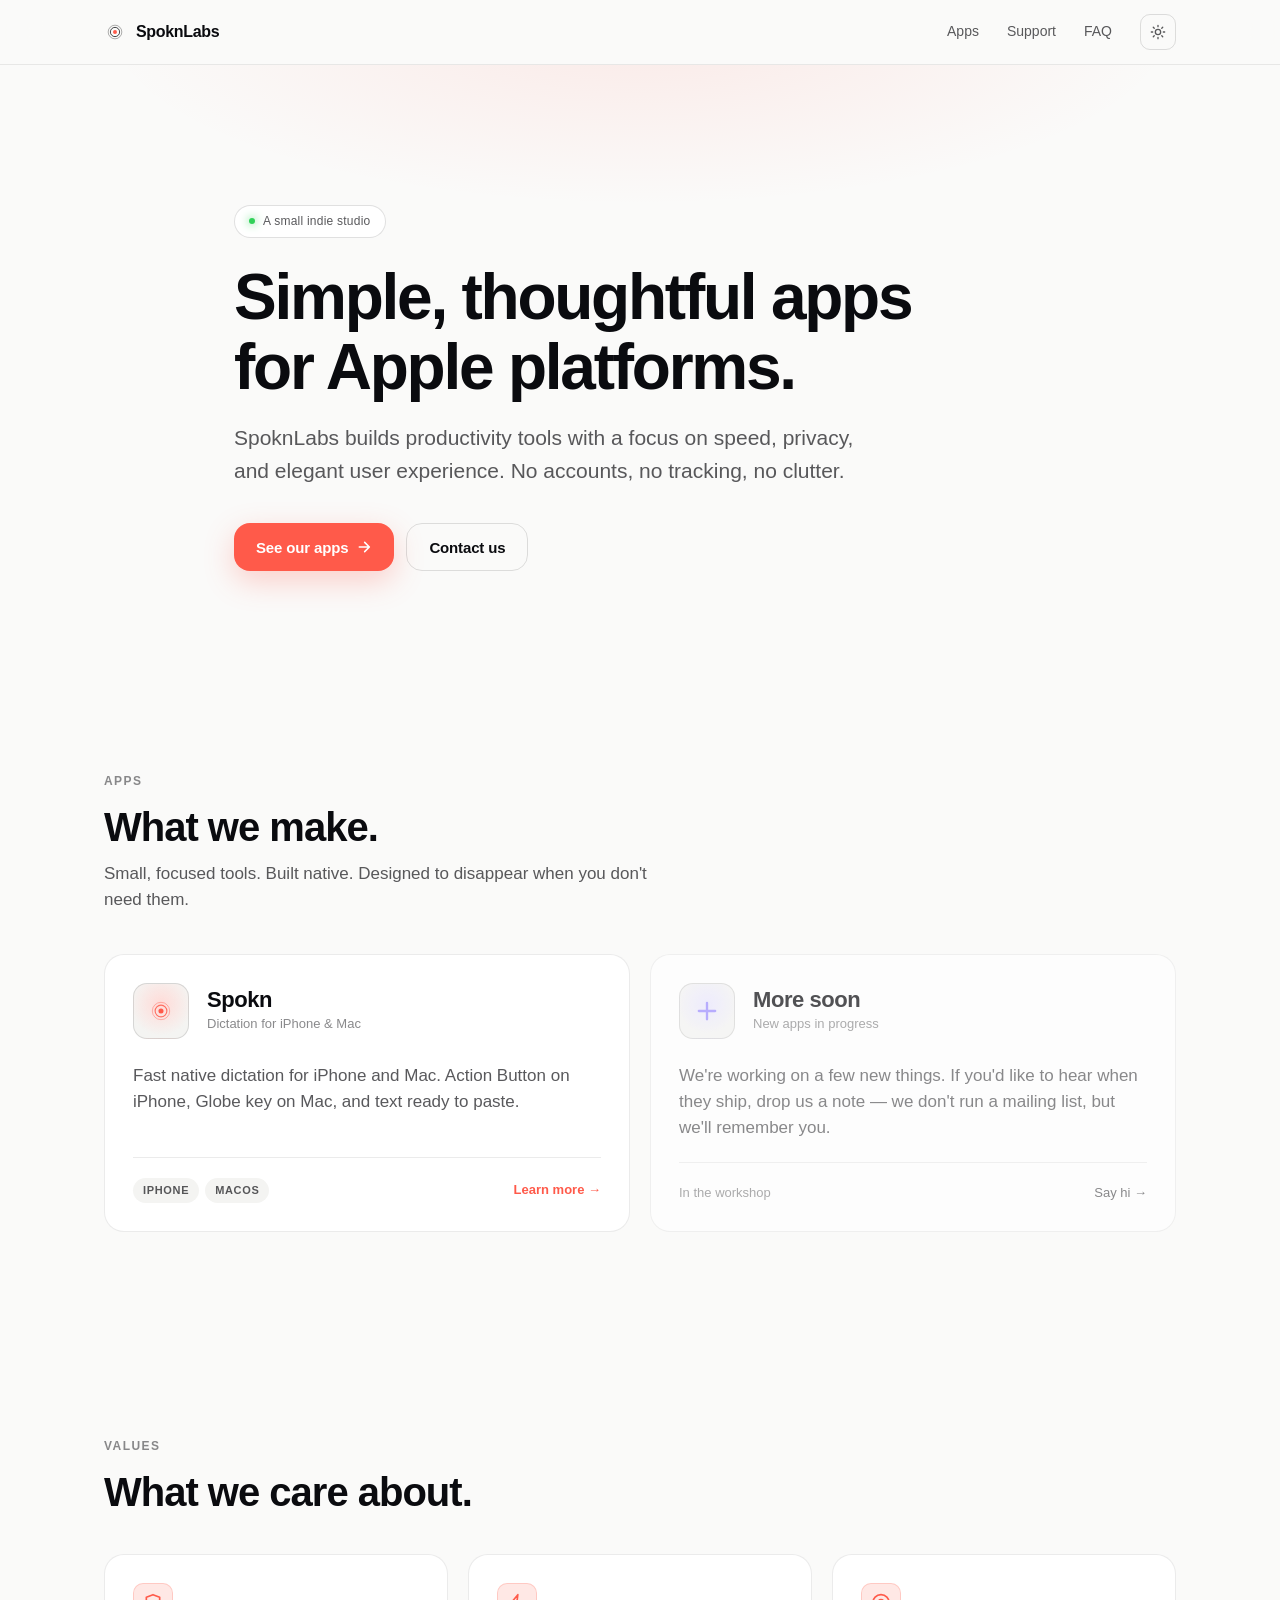
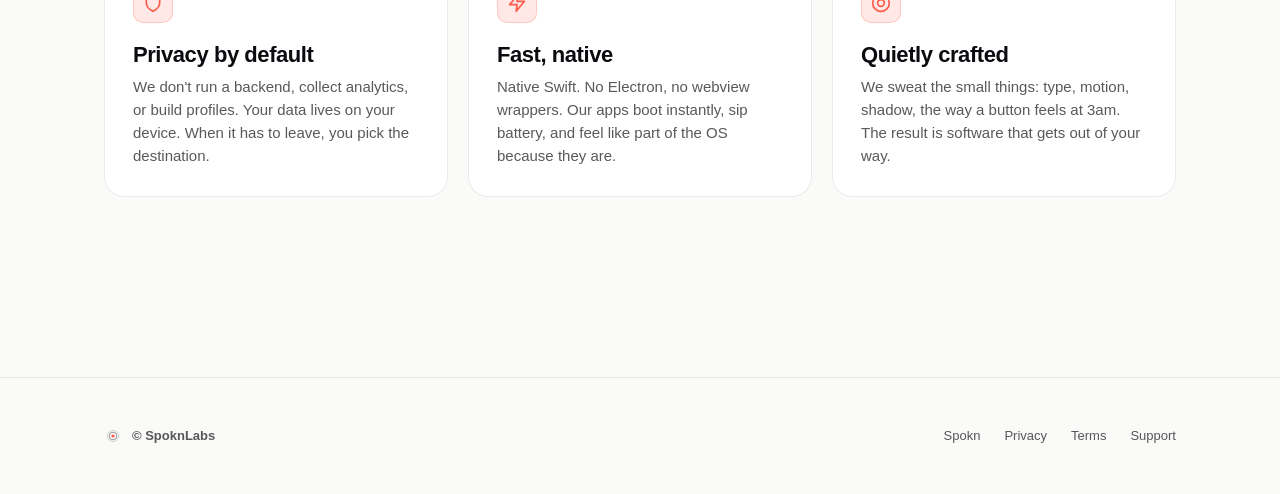
<file: index.html>
<!doctype html>
<html lang="en">
<head>
  <meta charset="utf-8">
  <meta name="viewport" content="width=device-width, initial-scale=1, viewport-fit=cover">
  <title>SpoknLabs — simple, thoughtful apps for Apple platforms</title>
  <meta name="description" content="SpoknLabs builds simple, thoughtful productivity apps for Apple platforms with a focus on speed, privacy, and elegant user experience.">
  <link rel="canonical" href="https://spoknlabs.github.io/">
  <meta name="theme-color" content="#0A0B0F" media="(prefers-color-scheme: dark)">
  <meta name="theme-color" content="#FAFAF9" media="(prefers-color-scheme: light)">

  <meta property="og:type" content="website">
  <meta property="og:site_name" content="SpoknLabs">
  <meta property="og:title" content="SpoknLabs">
  <meta property="og:description" content="Simple, thoughtful apps for Apple platforms.">
  <meta property="og:url" content="https://spoknlabs.github.io/">
  <meta property="og:image" content="https://spoknlabs.github.io/assets/images/og-default.svg">
  <meta name="twitter:card" content="summary_large_image">
  <meta name="twitter:title" content="SpoknLabs">
  <meta name="twitter:description" content="Simple, thoughtful apps for Apple platforms.">
  <meta name="twitter:image" content="https://spoknlabs.github.io/assets/images/og-default.svg">

  <link rel="icon" type="image/svg+xml" href="/assets/images/favicon.svg">
  <link rel="apple-touch-icon" href="/assets/images/favicon.svg">
  <link rel="stylesheet" href="/assets/css/styles.css">
  <script src="/assets/js/main.js" defer></script>
</head>
<body>
  <header class="nav">
    <div class="container nav-inner">
      <a href="/" class="nav-brand" aria-label="SpoknLabs home">
        <svg class="glyph" viewBox="0 0 100 100" fill="none" aria-hidden="true">
          <circle cx="50" cy="50" r="31" stroke="currentColor" stroke-width="3" opacity="0.5"/>
          <circle cx="50" cy="50" r="21" stroke="currentColor" stroke-width="4" opacity="0.85"/>
          <circle cx="50" cy="50" r="9" fill="#FF5A4A"/>
        </svg>
        <span>SpoknLabs</span>
      </a>
      <nav class="nav-links" aria-label="Primary">
        <a href="/#apps">Apps</a>
        <a href="/support/">Support</a>
        <a href="/faq/">FAQ</a>
        <button class="theme-toggle" type="button" aria-label="Toggle theme">
          <svg class="icon-dark" viewBox="0 0 24 24" fill="none" stroke="currentColor" stroke-width="2" stroke-linecap="round" stroke-linejoin="round" aria-hidden="true"><path d="M21 12.79A9 9 0 1 1 11.21 3 7 7 0 0 0 21 12.79z"/></svg>
          <svg class="icon-light" viewBox="0 0 24 24" fill="none" stroke="currentColor" stroke-width="2" stroke-linecap="round" stroke-linejoin="round" aria-hidden="true"><circle cx="12" cy="12" r="4"/><path d="M12 2v2M12 20v2M4.93 4.93l1.41 1.41M17.66 17.66l1.41 1.41M2 12h2M20 12h2M4.93 19.07l1.41-1.41M17.66 6.34l1.41-1.41"/></svg>
        </button>
      </nav>
    </div>
  </header>

  <main>
    <section class="hero">
      <div class="hero-glow" aria-hidden="true"></div>
      <div class="container hero-inner">
        <span class="pill"><span class="pill-dot"></span> A small indie studio</span>
        <h1 style="margin-top: 24px;">Simple, thoughtful apps for&nbsp;Apple&nbsp;platforms.</h1>
        <p class="lede">SpoknLabs builds productivity tools with a focus on speed, privacy, and elegant user experience. No accounts, no tracking, no clutter.</p>
        <div class="hero-actions">
          <a href="#apps" class="btn btn-primary">See our apps
            <svg width="16" height="16" viewBox="0 0 24 24" fill="none" stroke="currentColor" stroke-width="2.4" stroke-linecap="round" stroke-linejoin="round" aria-hidden="true"><path d="M5 12h14M13 5l7 7-7 7"/></svg>
          </a>
          <a href="/support/" class="btn btn-secondary">Contact us</a>
        </div>
      </div>
    </section>

    <section id="apps">
      <div class="container">
        <div class="section-head">
          <span class="eyebrow">Apps</span>
          <h2>What we make.</h2>
          <p>Small, focused tools. Built native. Designed to disappear when you don't need them.</p>
        </div>
        <div class="grid grid-2">
          <a href="/apps/spokn/" class="card app-card">
            <div class="app-head">
              <div class="app-icon">
                <svg viewBox="0 0 100 100" fill="none" aria-hidden="true">
                  <circle cx="50" cy="50" r="31" stroke="currentColor" stroke-width="3" opacity="0.5"/>
                  <circle cx="50" cy="50" r="21" stroke="currentColor" stroke-width="4" opacity="0.85"/>
                  <circle cx="50" cy="50" r="9" fill="currentColor"/>
                </svg>
              </div>
              <div>
                <h3>Spokn</h3>
                <div class="app-sub">Dictation for iPhone &amp; Mac</div>
              </div>
            </div>
            <p>Fast native dictation for iPhone and Mac. Action Button on iPhone, Globe key on Mac, and text ready to paste.</p>
            <div class="app-meta">
              <div class="platforms"><span>iPhone</span><span>macOS</span></div>
              <span class="arrow">Learn more →</span>
            </div>
          </a>

          <div class="card app-card" aria-disabled="true" style="opacity: 0.7;">
            <div class="app-head">
              <div class="app-icon" style="background: radial-gradient(circle at 50% 38%, rgba(155, 140, 255, 0.22), var(--bg-card-2) 72%); color: var(--violet);">
                <svg viewBox="0 0 24 24" fill="none" stroke="currentColor" stroke-width="2" stroke-linecap="round" stroke-linejoin="round" aria-hidden="true"><path d="M12 5v14M5 12h14"/></svg>
              </div>
              <div>
                <h3>More soon</h3>
                <div class="app-sub">New apps in progress</div>
              </div>
            </div>
            <p>We're working on a few new things. If you'd like to hear when they ship, drop us a note — we don't run a mailing list, but we'll remember you.</p>
            <div class="app-meta">
              <span>In the workshop</span>
              <a href="/support/" style="color: var(--text-dim);">Say hi →</a>
            </div>
          </div>
        </div>
      </div>
    </section>

    <section>
      <div class="container">
        <div class="section-head">
          <span class="eyebrow">Values</span>
          <h2>What we care about.</h2>
        </div>
        <div class="grid grid-3">
          <div class="card value-card">
            <div class="value-icon">
              <svg viewBox="0 0 24 24" fill="none" stroke="currentColor" stroke-width="2" stroke-linecap="round" stroke-linejoin="round" aria-hidden="true"><path d="M12 22s8-4 8-10V5l-8-3-8 3v7c0 6 8 10 8 10z"/></svg>
            </div>
            <h3>Privacy by default</h3>
            <p>We don't run a backend, collect analytics, or build profiles. Your data lives on your device. When it has to leave, you pick the destination.</p>
          </div>
          <div class="card value-card">
            <div class="value-icon">
              <svg viewBox="0 0 24 24" fill="none" stroke="currentColor" stroke-width="2" stroke-linecap="round" stroke-linejoin="round" aria-hidden="true"><path d="M13 2L3 14h9l-1 8 10-12h-9l1-8z"/></svg>
            </div>
            <h3>Fast, native</h3>
            <p>Native Swift. No Electron, no webview wrappers. Our apps boot instantly, sip battery, and feel like part of the OS because they are.</p>
          </div>
          <div class="card value-card">
            <div class="value-icon">
              <svg viewBox="0 0 24 24" fill="none" stroke="currentColor" stroke-width="2" stroke-linecap="round" stroke-linejoin="round" aria-hidden="true"><circle cx="12" cy="12" r="10"/><circle cx="12" cy="12" r="4"/></svg>
            </div>
            <h3>Quietly crafted</h3>
            <p>We sweat the small things: type, motion, shadow, the way a button feels at 3am. The result is software that gets out of your way.</p>
          </div>
        </div>
      </div>
    </section>
  </main>

  <footer>
    <div class="container footer-inner">
      <div class="footer-brand">
        <svg class="glyph" viewBox="0 0 100 100" fill="none" aria-hidden="true">
          <circle cx="50" cy="50" r="31" stroke="currentColor" stroke-width="3" opacity="0.5"/>
          <circle cx="50" cy="50" r="21" stroke="currentColor" stroke-width="4" opacity="0.85"/>
          <circle cx="50" cy="50" r="9" fill="#FF5A4A"/>
        </svg>
        <span>© SpoknLabs</span>
      </div>
      <nav class="footer-links" aria-label="Footer">
        <a href="/apps/spokn/">Spokn</a>
        <a href="/privacy/">Privacy</a>
        <a href="/terms/">Terms</a>
        <a href="/support/">Support</a>
      </nav>
    </div>
  </footer>
</body>
</html>
</file>
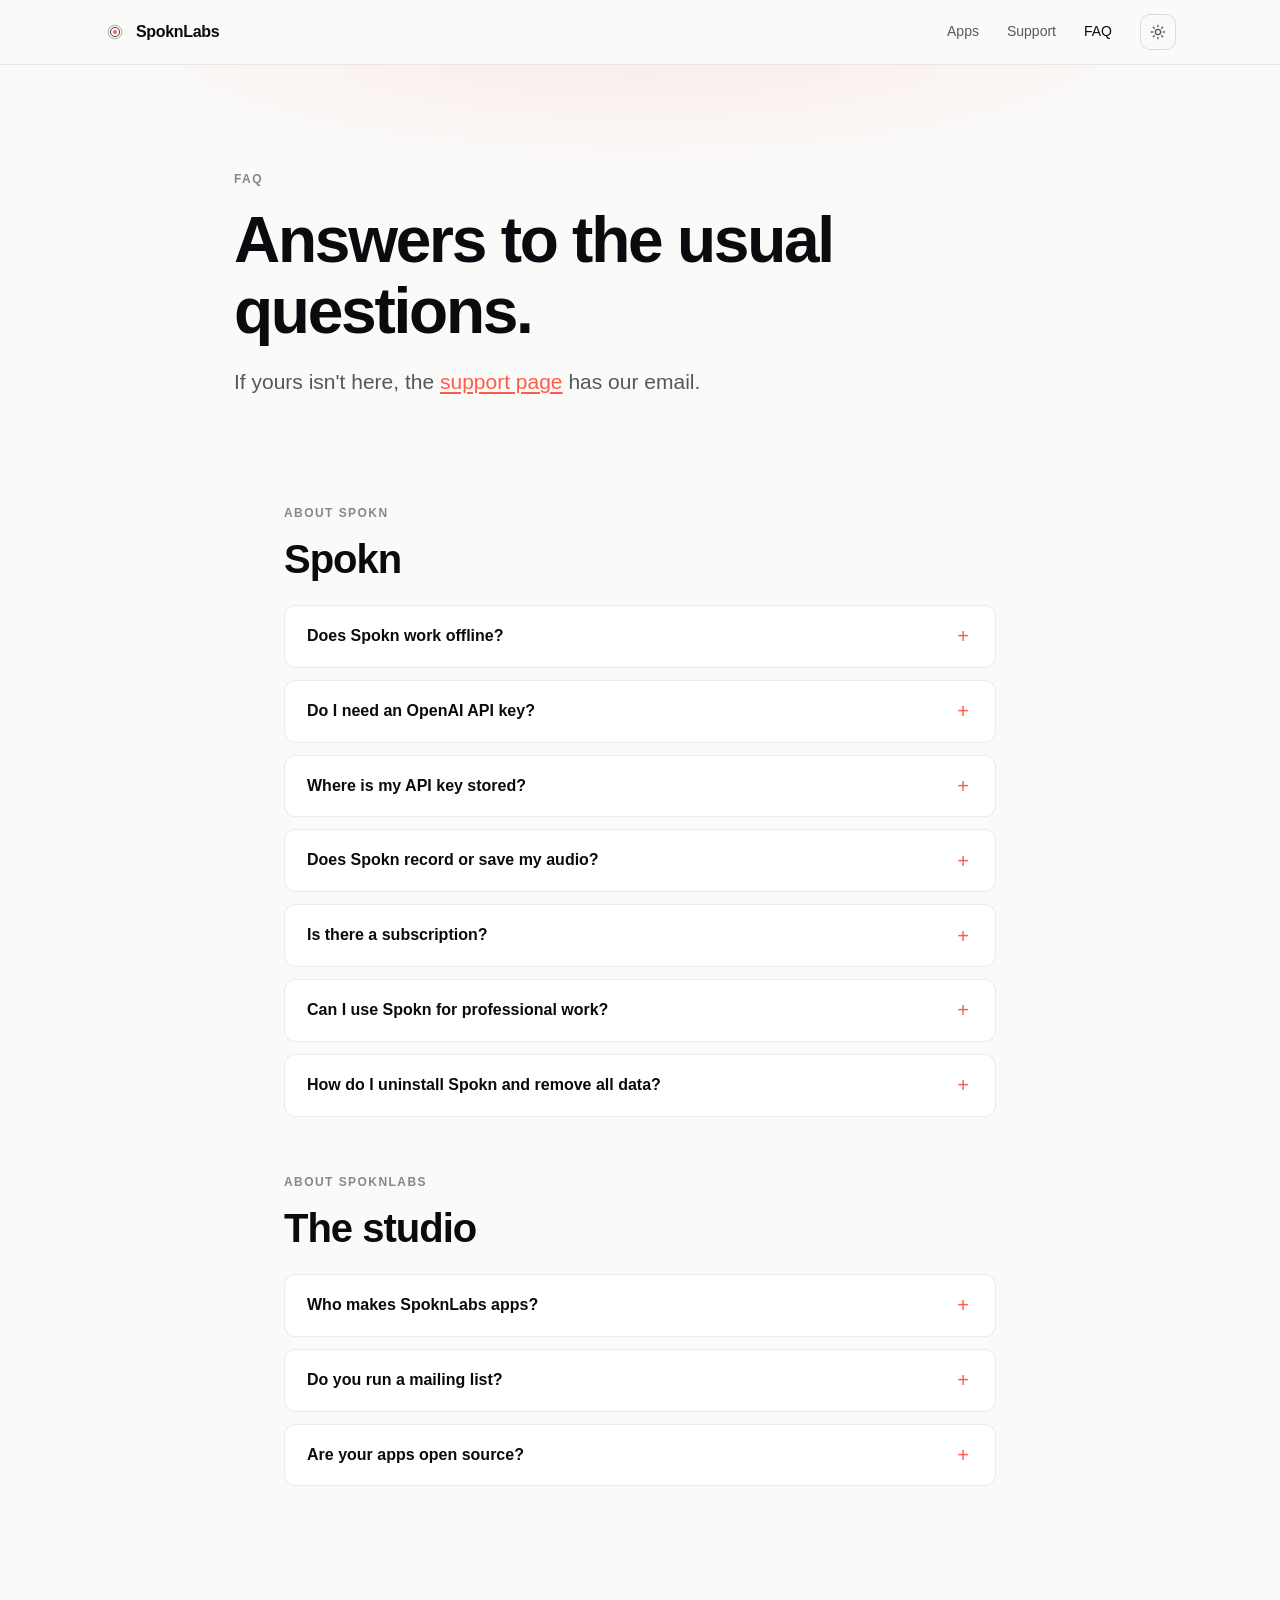
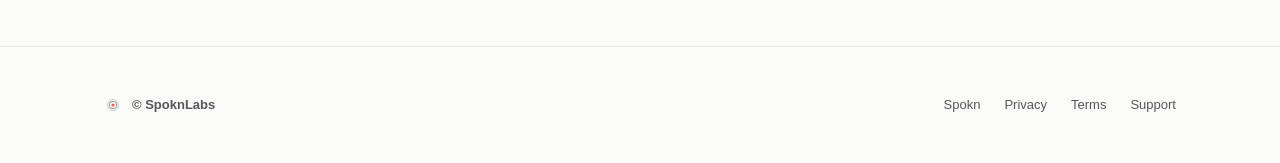
<file: faq/index.html>
<!doctype html>
<html lang="en">
<head>
  <meta charset="utf-8">
  <meta name="viewport" content="width=device-width, initial-scale=1, viewport-fit=cover">
  <title>FAQ — SpoknLabs</title>
  <meta name="description" content="Frequently asked questions about SpoknLabs apps.">
  <link rel="canonical" href="https://spoknlabs.github.io/faq/">
  <meta name="theme-color" content="#0A0B0F" media="(prefers-color-scheme: dark)">
  <meta name="theme-color" content="#FAFAF9" media="(prefers-color-scheme: light)">

  <meta property="og:type" content="website">
  <meta property="og:title" content="FAQ — SpoknLabs">
  <meta property="og:description" content="Frequently asked questions about SpoknLabs apps.">
  <meta property="og:url" content="https://spoknlabs.github.io/faq/">
  <meta property="og:image" content="https://spoknlabs.github.io/assets/images/og-default.svg">

  <link rel="icon" type="image/svg+xml" href="/assets/images/favicon.svg">
  <link rel="apple-touch-icon" href="/assets/images/favicon.svg">
  <link rel="stylesheet" href="/assets/css/styles.css">
  <script src="/assets/js/main.js" defer></script>
</head>
<body>
  <header class="nav">
    <div class="container nav-inner">
      <a href="/" class="nav-brand" aria-label="SpoknLabs home">
        <svg class="glyph" viewBox="0 0 100 100" fill="none" aria-hidden="true">
          <circle cx="50" cy="50" r="31" stroke="currentColor" stroke-width="3" opacity="0.5"/>
          <circle cx="50" cy="50" r="21" stroke="currentColor" stroke-width="4" opacity="0.85"/>
          <circle cx="50" cy="50" r="9" fill="#FF5A4A"/>
        </svg>
        <span>SpoknLabs</span>
      </a>
      <nav class="nav-links" aria-label="Primary">
        <a href="/#apps">Apps</a>
        <a href="/support/">Support</a>
        <a href="/faq/" aria-current="page">FAQ</a>
        <button class="theme-toggle" type="button" aria-label="Toggle theme">
          <svg class="icon-dark" viewBox="0 0 24 24" fill="none" stroke="currentColor" stroke-width="2" stroke-linecap="round" stroke-linejoin="round" aria-hidden="true"><path d="M21 12.79A9 9 0 1 1 11.21 3 7 7 0 0 0 21 12.79z"/></svg>
          <svg class="icon-light" viewBox="0 0 24 24" fill="none" stroke="currentColor" stroke-width="2" stroke-linecap="round" stroke-linejoin="round" aria-hidden="true"><circle cx="12" cy="12" r="4"/><path d="M12 2v2M12 20v2M4.93 4.93l1.41 1.41M17.66 17.66l1.41 1.41M2 12h2M20 12h2M4.93 19.07l1.41-1.41M17.66 6.34l1.41-1.41"/></svg>
        </button>
      </nav>
    </div>
  </header>

  <main>
    <section class="hero" style="padding-block: clamp(56px, 10vw, 100px);">
      <div class="hero-glow" aria-hidden="true"></div>
      <div class="container hero-inner">
        <span class="eyebrow">FAQ</span>
        <h1 style="margin-top: 14px;">Answers to the usual questions.</h1>
        <p class="lede">If yours isn't here, the <a href="/support/" style="color: var(--signal); text-decoration: underline; text-underline-offset: 3px;">support page</a> has our email.</p>
      </div>
    </section>

    <section style="padding-block: 0 80px;">
      <div class="container" style="max-width: 760px;">
        <span class="eyebrow">About Spokn</span>
        <h2 style="margin-top: 12px; margin-bottom: 24px;">Spokn</h2>
        <div class="faq-list">
          <details class="faq-item">
            <summary>Does Spokn work offline?</summary>
            <div class="faq-body">Yes. Spokn can use its on-device fallback when it's ready, so dictation can stay on your iPhone even without a network connection.</div>
          </details>
          <details class="faq-item">
            <summary>Do I need an OpenAI API key?</summary>
            <div class="faq-body">Only if you want OpenAI transcription. Spokn can also use its on-device fallback without a key. If you add a key in Settings, requests go directly from your device to OpenAI.</div>
          </details>
          <details class="faq-item">
            <summary>Where is my API key stored?</summary>
            <div class="faq-body">In the iOS Keychain, on your device. Spokn uses it as the Bearer token on transcription requests and never transmits or inspects it otherwise.</div>
          </details>
          <details class="faq-item">
            <summary>Does Spokn record or save my audio?</summary>
            <div class="faq-body">Audio is written to a temporary file only while recording, then deleted the moment the transcript is delivered (or the attempt is abandoned). Transcripts live in memory for the session. There is no server and no database. See the <a href="/privacy/">Privacy Policy</a> for specifics.</div>
          </details>
          <details class="faq-item">
            <summary>Is there a subscription?</summary>
            <div class="faq-body">No. Spokn is free. If you use the OpenAI engine, your usage is billed directly to your own OpenAI account — we don't see or touch that.</div>
          </details>
          <details class="faq-item">
            <summary>Can I use Spokn for professional work?</summary>
            <div class="faq-body">It's fine for everyday use — meeting notes, emails, code comments, captions. We don't recommend relying on it for legal, medical, or safety-critical transcription. See the <a href="/terms/">Terms of Service</a>.</div>
          </details>
          <details class="faq-item">
            <summary>How do I uninstall Spokn and remove all data?</summary>
            <div class="faq-body">There's no server-side account to delete. If you want to clear local Spokn data first, remove your OpenAI API key and any downloaded on-device model in Spokn Settings, then uninstall the app.</div>
          </details>
        </div>

        <span class="eyebrow" style="margin-top: 56px; display: inline-block;">About SpoknLabs</span>
        <h2 style="margin-top: 12px; margin-bottom: 24px;">The studio</h2>
        <div class="faq-list">
          <details class="faq-item">
            <summary>Who makes SpoknLabs apps?</summary>
            <div class="faq-body">SpoknLabs is a small indie studio. We build native apps for Apple platforms and ship on our own schedule.</div>
          </details>
          <details class="faq-item">
            <summary>Do you run a mailing list?</summary>
            <div class="faq-body">No regular newsletter. If you email us asking to be notified about a specific app, we'll keep you on a short list and send a single note when it's out.</div>
          </details>
          <details class="faq-item">
            <summary>Are your apps open source?</summary>
            <div class="faq-body">Not currently. Reach out if you have a specific interest — we're open to conversations.</div>
          </details>
        </div>
      </div>
    </section>
  </main>

  <footer>
    <div class="container footer-inner">
      <div class="footer-brand">
        <svg class="glyph" viewBox="0 0 100 100" fill="none" aria-hidden="true">
          <circle cx="50" cy="50" r="31" stroke="currentColor" stroke-width="3" opacity="0.5"/>
          <circle cx="50" cy="50" r="21" stroke="currentColor" stroke-width="4" opacity="0.85"/>
          <circle cx="50" cy="50" r="9" fill="#FF5A4A"/>
        </svg>
        <span>© SpoknLabs</span>
      </div>
      <nav class="footer-links" aria-label="Footer">
        <a href="/apps/spokn/">Spokn</a>
        <a href="/privacy/">Privacy</a>
        <a href="/terms/">Terms</a>
        <a href="/support/">Support</a>
      </nav>
    </div>
  </footer>
</body>
</html>
</file>
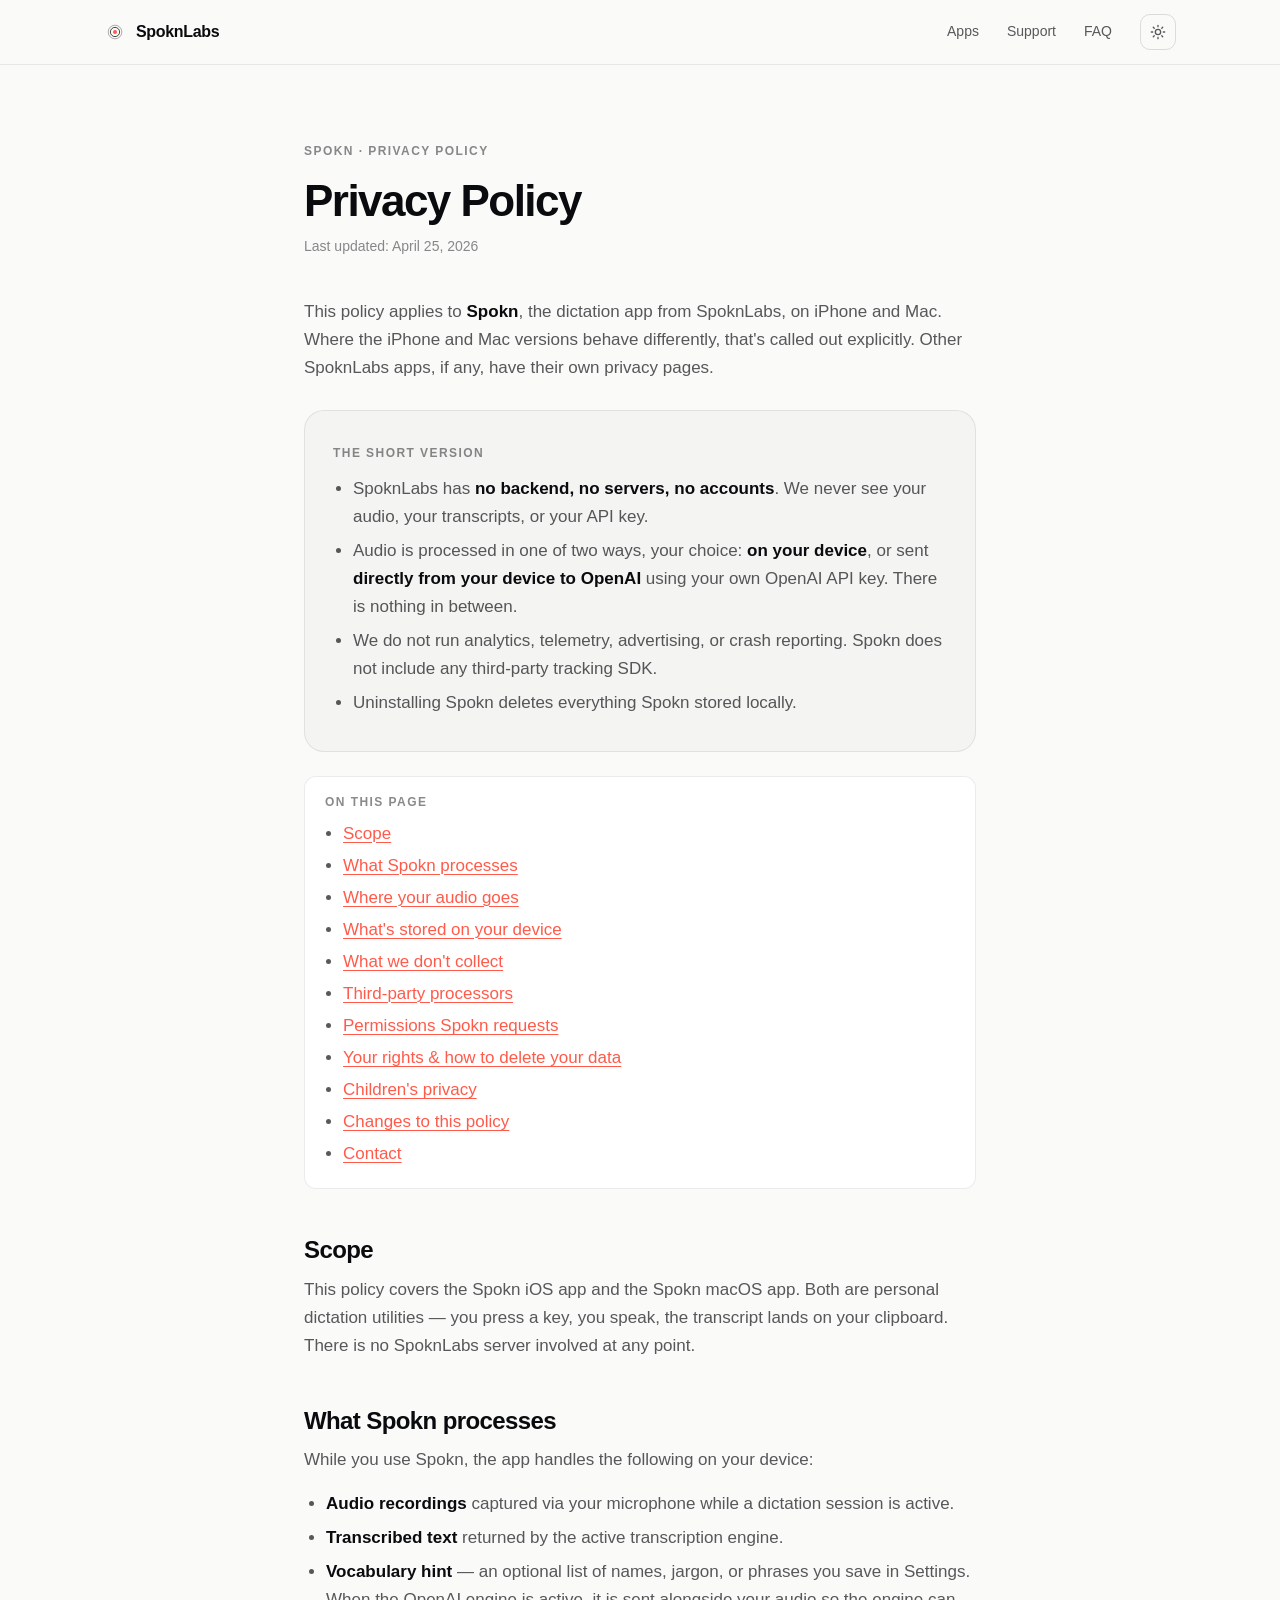
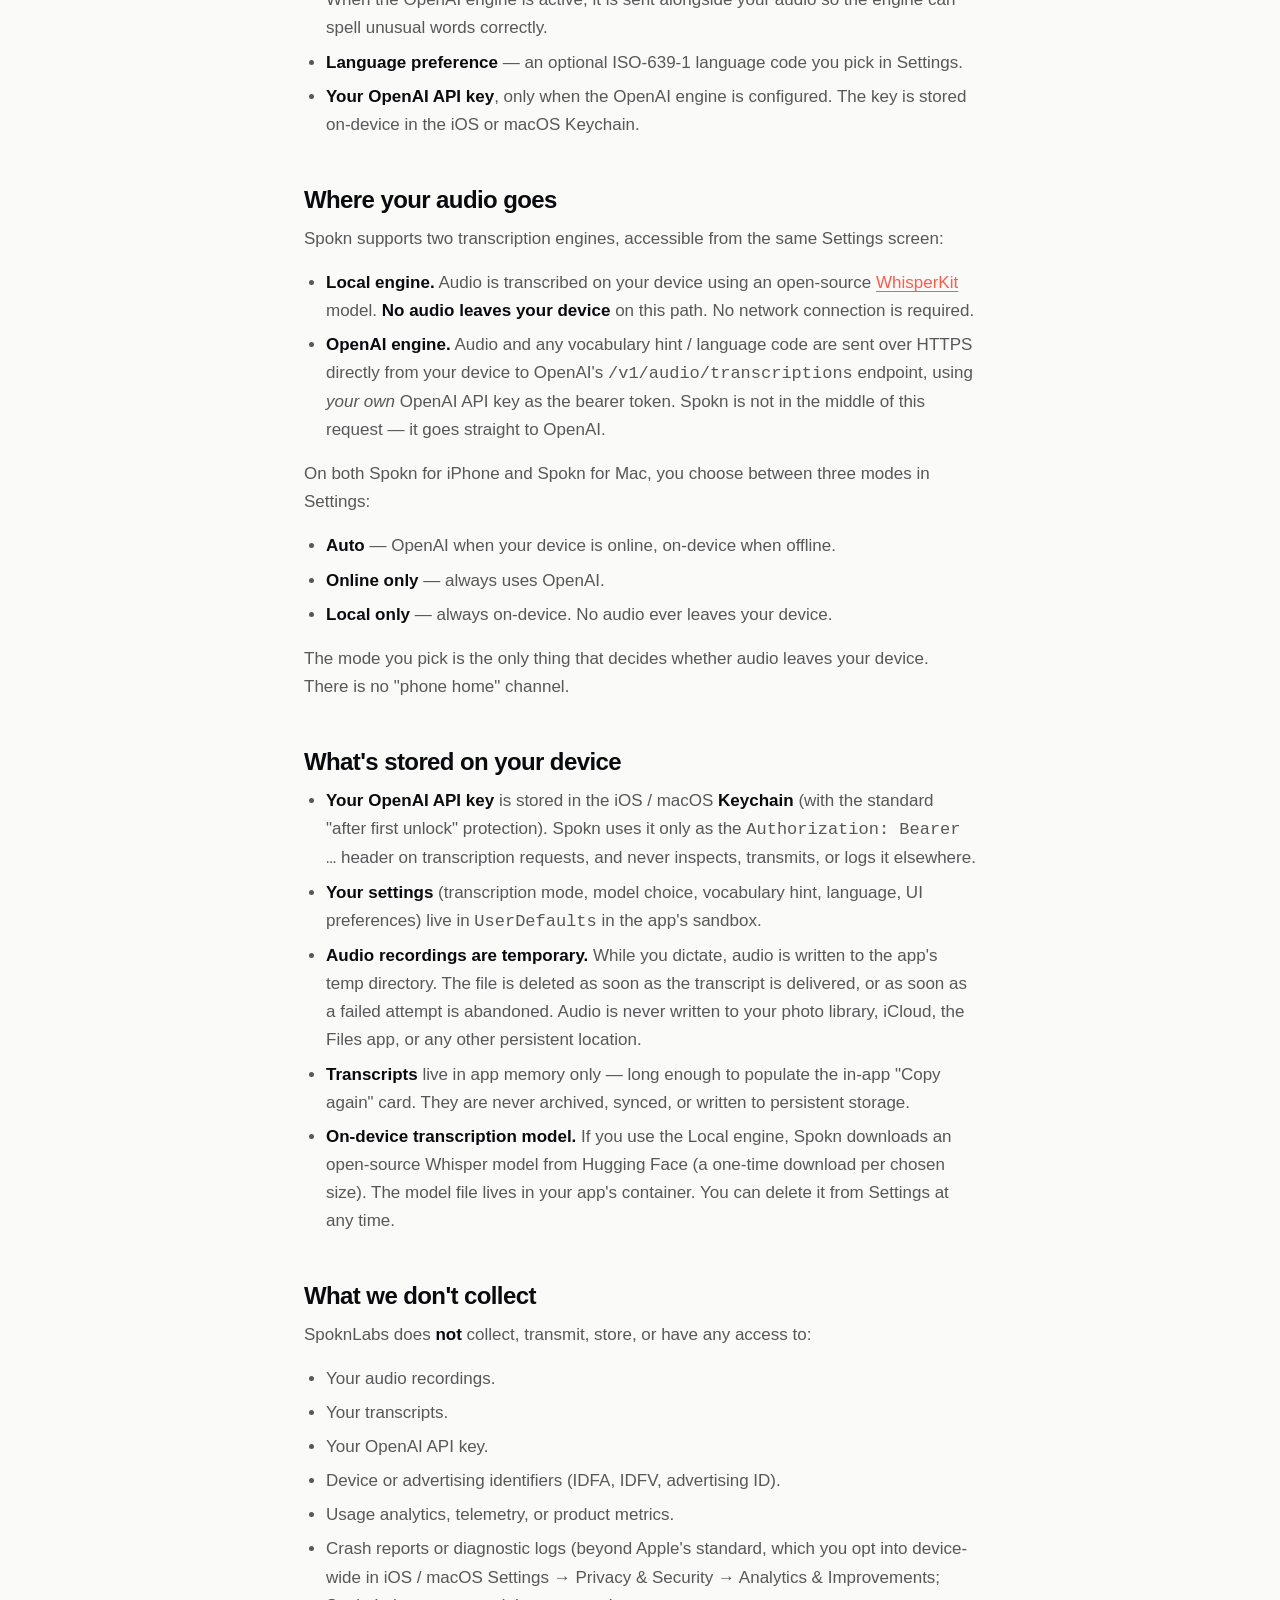
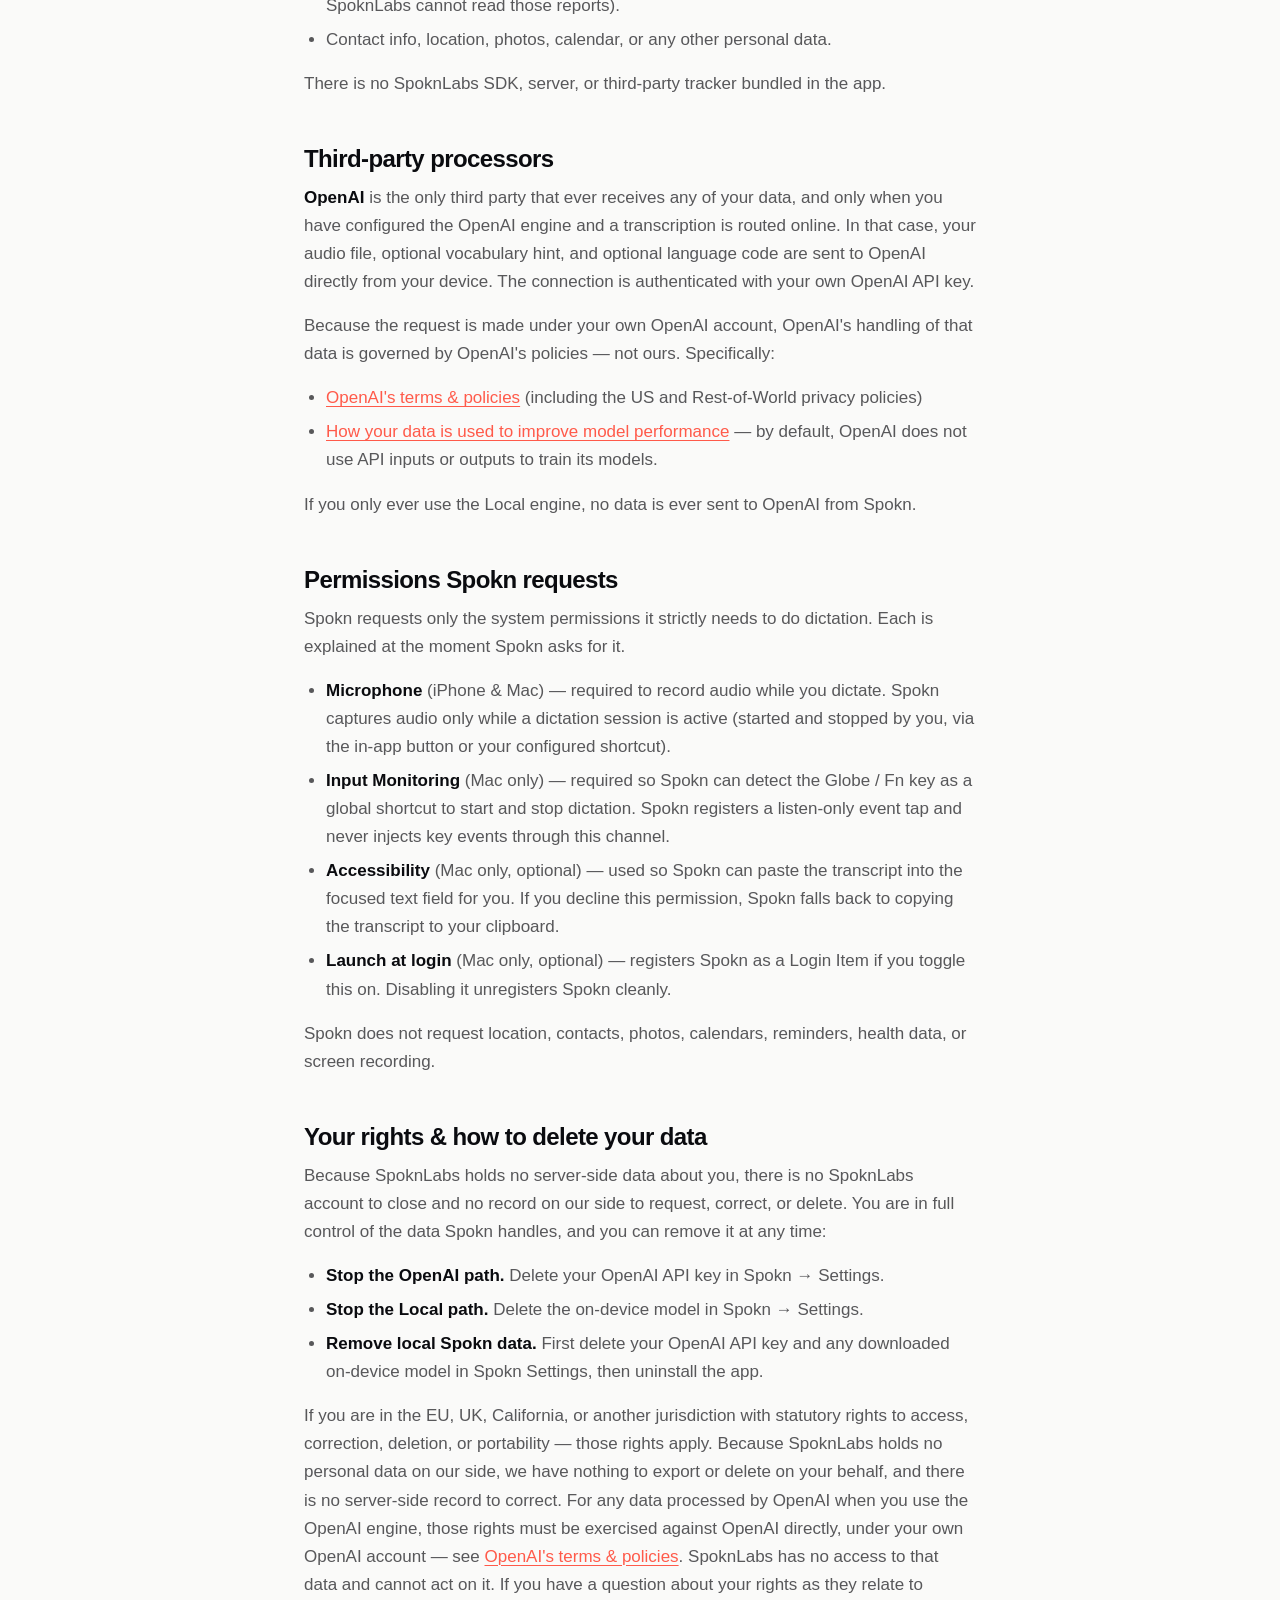
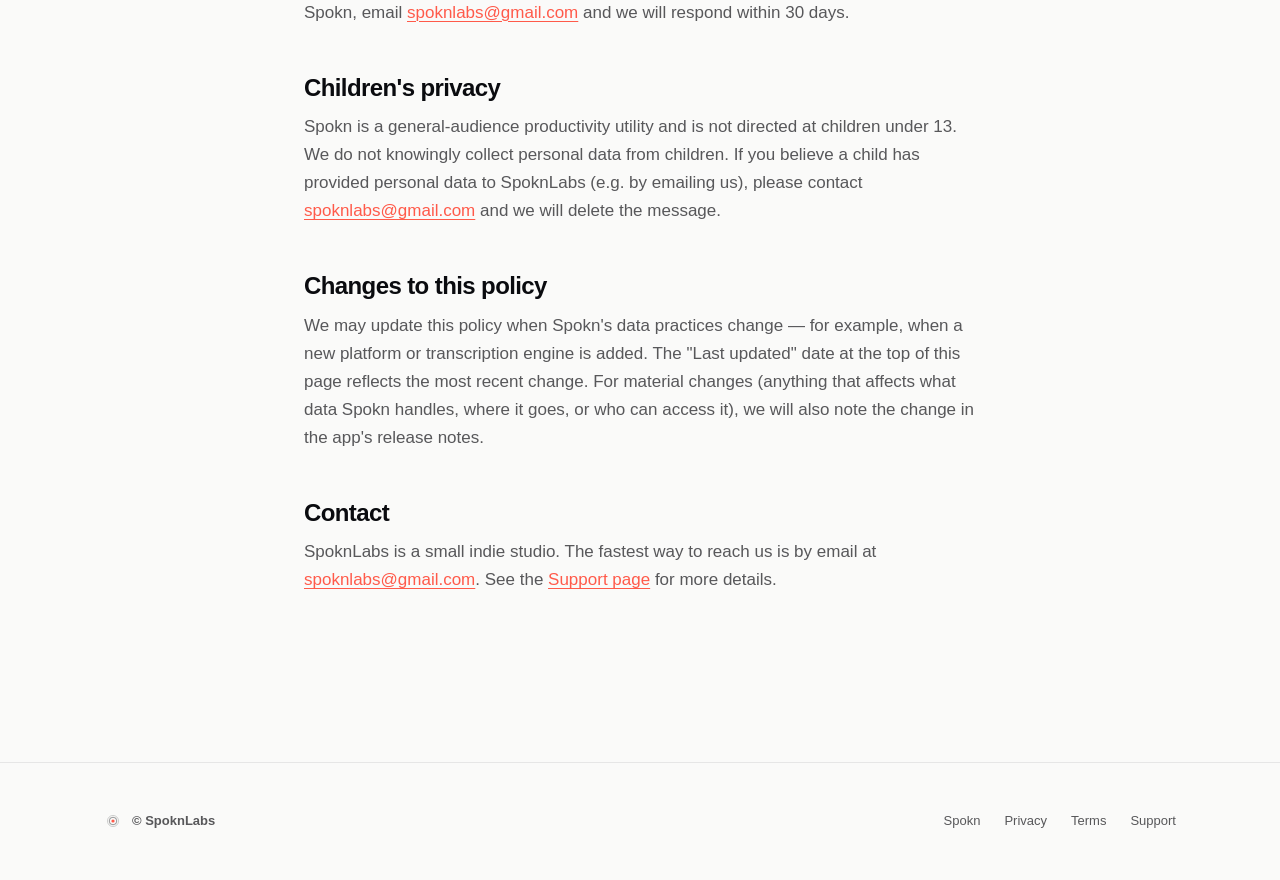
<file: privacy/index.html>
<!doctype html>
<html lang="en">
<head>
  <meta charset="utf-8">
  <meta name="viewport" content="width=device-width, initial-scale=1, viewport-fit=cover">
  <title>Privacy Policy — Spokn | SpoknLabs</title>
  <meta name="description" content="Privacy policy for the Spokn dictation app, covering iPhone and Mac.">
  <link rel="canonical" href="https://spoknlabs.github.io/privacy/">
  <meta name="theme-color" content="#0A0B0F" media="(prefers-color-scheme: dark)">
  <meta name="theme-color" content="#FAFAF9" media="(prefers-color-scheme: light)">
  <meta name="robots" content="index,follow">

  <meta property="og:type" content="article">
  <meta property="og:title" content="Privacy Policy — Spokn">
  <meta property="og:description" content="Privacy policy for the Spokn dictation app, covering iPhone and Mac.">
  <meta property="og:url" content="https://spoknlabs.github.io/privacy/">
  <meta property="og:image" content="https://spoknlabs.github.io/assets/images/og-default.svg">

  <link rel="icon" type="image/svg+xml" href="/assets/images/favicon.svg">
  <link rel="apple-touch-icon" href="/assets/images/favicon.svg">
  <link rel="stylesheet" href="/assets/css/styles.css">
  <script src="/assets/js/main.js" defer></script>
</head>
<body>
  <header class="nav">
    <div class="container nav-inner">
      <a href="/" class="nav-brand" aria-label="SpoknLabs home">
        <svg class="glyph" viewBox="0 0 100 100" fill="none" aria-hidden="true">
          <circle cx="50" cy="50" r="31" stroke="currentColor" stroke-width="3" opacity="0.5"/>
          <circle cx="50" cy="50" r="21" stroke="currentColor" stroke-width="4" opacity="0.85"/>
          <circle cx="50" cy="50" r="9" fill="#FF5A4A"/>
        </svg>
        <span>SpoknLabs</span>
      </a>
      <nav class="nav-links" aria-label="Primary">
        <a href="/#apps">Apps</a>
        <a href="/support/">Support</a>
        <a href="/faq/">FAQ</a>
        <button class="theme-toggle" type="button" aria-label="Toggle theme">
          <svg class="icon-dark" viewBox="0 0 24 24" fill="none" stroke="currentColor" stroke-width="2" stroke-linecap="round" stroke-linejoin="round" aria-hidden="true"><path d="M21 12.79A9 9 0 1 1 11.21 3 7 7 0 0 0 21 12.79z"/></svg>
          <svg class="icon-light" viewBox="0 0 24 24" fill="none" stroke="currentColor" stroke-width="2" stroke-linecap="round" stroke-linejoin="round" aria-hidden="true"><circle cx="12" cy="12" r="4"/><path d="M12 2v2M12 20v2M4.93 4.93l1.41 1.41M17.66 17.66l1.41 1.41M2 12h2M20 12h2M4.93 19.07l1.41-1.41M17.66 6.34l1.41-1.41"/></svg>
        </button>
      </nav>
    </div>
  </header>

  <main>
    <article class="container doc">
      <span class="eyebrow">Spokn · Privacy Policy</span>
      <h1>Privacy Policy</h1>
      <p class="updated">Last updated: April 25, 2026</p>

      <p>This policy applies to <strong>Spokn</strong>, the dictation app from SpoknLabs, on iPhone and Mac. Where the iPhone and Mac versions behave differently, that's called out explicitly. Other SpoknLabs apps, if any, have their own privacy pages.</p>

      <div class="card" style="margin: 28px 0 8px; background: var(--bg-card-2);">
        <span class="eyebrow" style="display: inline-block; margin-bottom: 12px;">The short version</span>
        <ul style="padding-left: 20px; margin: 0; color: var(--text-dim); line-height: 1.65;">
          <li>SpoknLabs has <strong>no backend, no servers, no accounts</strong>. We never see your audio, your transcripts, or your API key.</li>
          <li>Audio is processed in one of two ways, your choice: <strong>on your device</strong>, or sent <strong>directly from your device to OpenAI</strong> using your own OpenAI API key. There is nothing in between.</li>
          <li>We do not run analytics, telemetry, advertising, or crash reporting. Spokn does not include any third-party tracking SDK.</li>
          <li>Uninstalling Spokn deletes everything Spokn stored locally.</li>
        </ul>
      </div>

      <nav class="doc-toc" aria-label="Table of contents">
        <span class="eyebrow">On this page</span>
        <ul>
          <li><a href="#scope">Scope</a></li>
          <li><a href="#what-spokn-processes">What Spokn processes</a></li>
          <li><a href="#data-flow">Where your audio goes</a></li>
          <li><a href="#stored-on-device">What's stored on your device</a></li>
          <li><a href="#not-collected">What we don't collect</a></li>
          <li><a href="#third-parties">Third-party processors</a></li>
          <li><a href="#permissions">Permissions Spokn requests</a></li>
          <li><a href="#your-rights">Your rights &amp; how to delete your data</a></li>
          <li><a href="#children">Children's privacy</a></li>
          <li><a href="#changes">Changes to this policy</a></li>
          <li><a href="#contact">Contact</a></li>
        </ul>
      </nav>

      <h2 id="scope">Scope</h2>
      <p>This policy covers the Spokn iOS app and the Spokn macOS app. Both are personal dictation utilities — you press a key, you speak, the transcript lands on your clipboard. There is no SpoknLabs server involved at any point.</p>

      <h2 id="what-spokn-processes">What Spokn processes</h2>
      <p>While you use Spokn, the app handles the following on your device:</p>
      <ul>
        <li><strong>Audio recordings</strong> captured via your microphone while a dictation session is active.</li>
        <li><strong>Transcribed text</strong> returned by the active transcription engine.</li>
        <li><strong>Vocabulary hint</strong> — an optional list of names, jargon, or phrases you save in Settings. When the OpenAI engine is active, it is sent alongside your audio so the engine can spell unusual words correctly.</li>
        <li><strong>Language preference</strong> — an optional ISO-639-1 language code you pick in Settings.</li>
        <li><strong>Your OpenAI API key</strong>, only when the OpenAI engine is configured. The key is stored on-device in the iOS or macOS Keychain.</li>
      </ul>

      <h2 id="data-flow">Where your audio goes</h2>
      <p>Spokn supports two transcription engines, accessible from the same Settings screen:</p>
      <ul>
        <li><strong>Local engine.</strong> Audio is transcribed on your device using an open-source <a href="https://github.com/argmaxinc/WhisperKit" rel="noopener">WhisperKit</a> model. <strong>No audio leaves your device</strong> on this path. No network connection is required.</li>
        <li><strong>OpenAI engine.</strong> Audio and any vocabulary hint / language code are sent over HTTPS directly from your device to OpenAI's <code>/v1/audio/transcriptions</code> endpoint, using <em>your own</em> OpenAI API key as the bearer token. Spokn is not in the middle of this request — it goes straight to OpenAI.</li>
      </ul>
      <p>On both Spokn for iPhone and Spokn for Mac, you choose between three modes in Settings:</p>
      <ul>
        <li><strong>Auto</strong> — OpenAI when your device is online, on-device when offline.</li>
        <li><strong>Online only</strong> — always uses OpenAI.</li>
        <li><strong>Local only</strong> — always on-device. No audio ever leaves your device.</li>
      </ul>
      <p>The mode you pick is the only thing that decides whether audio leaves your device. There is no "phone home" channel.</p>

      <h2 id="stored-on-device">What's stored on your device</h2>
      <ul>
        <li><strong>Your OpenAI API key</strong> is stored in the iOS / macOS <strong>Keychain</strong> (with the standard "after first unlock" protection). Spokn uses it only as the <code>Authorization: Bearer …</code> header on transcription requests, and never inspects, transmits, or logs it elsewhere.</li>
        <li><strong>Your settings</strong> (transcription mode, model choice, vocabulary hint, language, UI preferences) live in <code>UserDefaults</code> in the app's sandbox.</li>
        <li><strong>Audio recordings are temporary.</strong> While you dictate, audio is written to the app's temp directory. The file is deleted as soon as the transcript is delivered, or as soon as a failed attempt is abandoned. Audio is never written to your photo library, iCloud, the Files app, or any other persistent location.</li>
        <li><strong>Transcripts</strong> live in app memory only — long enough to populate the in-app "Copy again" card. They are never archived, synced, or written to persistent storage.</li>
        <li><strong>On-device transcription model.</strong> If you use the Local engine, Spokn downloads an open-source Whisper model from Hugging Face (a one-time download per chosen size). The model file lives in your app's container. You can delete it from Settings at any time.</li>
      </ul>

      <h2 id="not-collected">What we don't collect</h2>
      <p>SpoknLabs does <strong>not</strong> collect, transmit, store, or have any access to:</p>
      <ul>
        <li>Your audio recordings.</li>
        <li>Your transcripts.</li>
        <li>Your OpenAI API key.</li>
        <li>Device or advertising identifiers (IDFA, IDFV, advertising ID).</li>
        <li>Usage analytics, telemetry, or product metrics.</li>
        <li>Crash reports or diagnostic logs (beyond Apple's standard, which you opt into device-wide in iOS / macOS Settings → Privacy &amp; Security → Analytics &amp; Improvements; SpoknLabs cannot read those reports).</li>
        <li>Contact info, location, photos, calendar, or any other personal data.</li>
      </ul>
      <p>There is no SpoknLabs SDK, server, or third-party tracker bundled in the app.</p>

      <h2 id="third-parties">Third-party processors</h2>
      <p><strong>OpenAI</strong> is the only third party that ever receives any of your data, and only when you have configured the OpenAI engine and a transcription is routed online. In that case, your audio file, optional vocabulary hint, and optional language code are sent to OpenAI directly from your device. The connection is authenticated with your own OpenAI API key.</p>
      <p>Because the request is made under your own OpenAI account, OpenAI's handling of that data is governed by OpenAI's policies — not ours. Specifically:</p>
      <ul>
        <li><a href="https://openai.com/policies/" rel="noopener">OpenAI's terms &amp; policies</a> (including the US and Rest-of-World privacy policies)</li>
        <li><a href="https://openai.com/policies/how-your-data-is-used-to-improve-model-performance/" rel="noopener">How your data is used to improve model performance</a> — by default, OpenAI does not use API inputs or outputs to train its models.</li>
      </ul>
      <p>If you only ever use the Local engine, no data is ever sent to OpenAI from Spokn.</p>

      <h2 id="permissions">Permissions Spokn requests</h2>
      <p>Spokn requests only the system permissions it strictly needs to do dictation. Each is explained at the moment Spokn asks for it.</p>
      <ul>
        <li><strong>Microphone</strong> (iPhone &amp; Mac) — required to record audio while you dictate. Spokn captures audio only while a dictation session is active (started and stopped by you, via the in-app button or your configured shortcut).</li>
        <li><strong>Input Monitoring</strong> (Mac only) — required so Spokn can detect the Globe / Fn key as a global shortcut to start and stop dictation. Spokn registers a listen-only event tap and never injects key events through this channel.</li>
        <li><strong>Accessibility</strong> (Mac only, optional) — used so Spokn can paste the transcript into the focused text field for you. If you decline this permission, Spokn falls back to copying the transcript to your clipboard.</li>
        <li><strong>Launch at login</strong> (Mac only, optional) — registers Spokn as a Login Item if you toggle this on. Disabling it unregisters Spokn cleanly.</li>
      </ul>
      <p>Spokn does not request location, contacts, photos, calendars, reminders, health data, or screen recording.</p>

      <h2 id="your-rights">Your rights &amp; how to delete your data</h2>
      <p>Because SpoknLabs holds no server-side data about you, there is no SpoknLabs account to close and no record on our side to request, correct, or delete. You are in full control of the data Spokn handles, and you can remove it at any time:</p>
      <ul>
        <li><strong>Stop the OpenAI path.</strong> Delete your OpenAI API key in Spokn → Settings.</li>
        <li><strong>Stop the Local path.</strong> Delete the on-device model in Spokn → Settings.</li>
        <li><strong>Remove local Spokn data.</strong> First delete your OpenAI API key and any downloaded on-device model in Spokn Settings, then uninstall the app.</li>
      </ul>
      <p>If you are in the EU, UK, California, or another jurisdiction with statutory rights to access, correction, deletion, or portability — those rights apply. Because SpoknLabs holds no personal data on our side, we have nothing to export or delete on your behalf, and there is no server-side record to correct. For any data processed by OpenAI when you use the OpenAI engine, those rights must be exercised against OpenAI directly, under your own OpenAI account — see <a href="https://openai.com/policies/" rel="noopener">OpenAI's terms &amp; policies</a>. SpoknLabs has no access to that data and cannot act on it. If you have a question about your rights as they relate to Spokn, email <a href="mailto:spoknlabs@gmail.com">spoknlabs@gmail.com</a> and we will respond within 30 days.</p>

      <h2 id="children">Children's privacy</h2>
      <p>Spokn is a general-audience productivity utility and is not directed at children under 13. We do not knowingly collect personal data from children. If you believe a child has provided personal data to SpoknLabs (e.g. by emailing us), please contact <a href="mailto:spoknlabs@gmail.com">spoknlabs@gmail.com</a> and we will delete the message.</p>

      <h2 id="changes">Changes to this policy</h2>
      <p>We may update this policy when Spokn's data practices change — for example, when a new platform or transcription engine is added. The "Last updated" date at the top of this page reflects the most recent change. For material changes (anything that affects what data Spokn handles, where it goes, or who can access it), we will also note the change in the app's release notes.</p>

      <h2 id="contact">Contact</h2>
      <p>SpoknLabs is a small indie studio. The fastest way to reach us is by email at <a href="mailto:spoknlabs@gmail.com">spoknlabs@gmail.com</a>. See the <a href="/support/">Support page</a> for more details.</p>
    </article>
  </main>

  <footer>
    <div class="container footer-inner">
      <div class="footer-brand">
        <svg class="glyph" viewBox="0 0 100 100" fill="none" aria-hidden="true">
          <circle cx="50" cy="50" r="31" stroke="currentColor" stroke-width="3" opacity="0.5"/>
          <circle cx="50" cy="50" r="21" stroke="currentColor" stroke-width="4" opacity="0.85"/>
          <circle cx="50" cy="50" r="9" fill="#FF5A4A"/>
        </svg>
        <span>© SpoknLabs</span>
      </div>
      <nav class="footer-links" aria-label="Footer">
        <a href="/apps/spokn/">Spokn</a>
        <a href="/privacy/" aria-current="page">Privacy</a>
        <a href="/terms/">Terms</a>
        <a href="/support/">Support</a>
      </nav>
    </div>
  </footer>
</body>
</html>
</file>
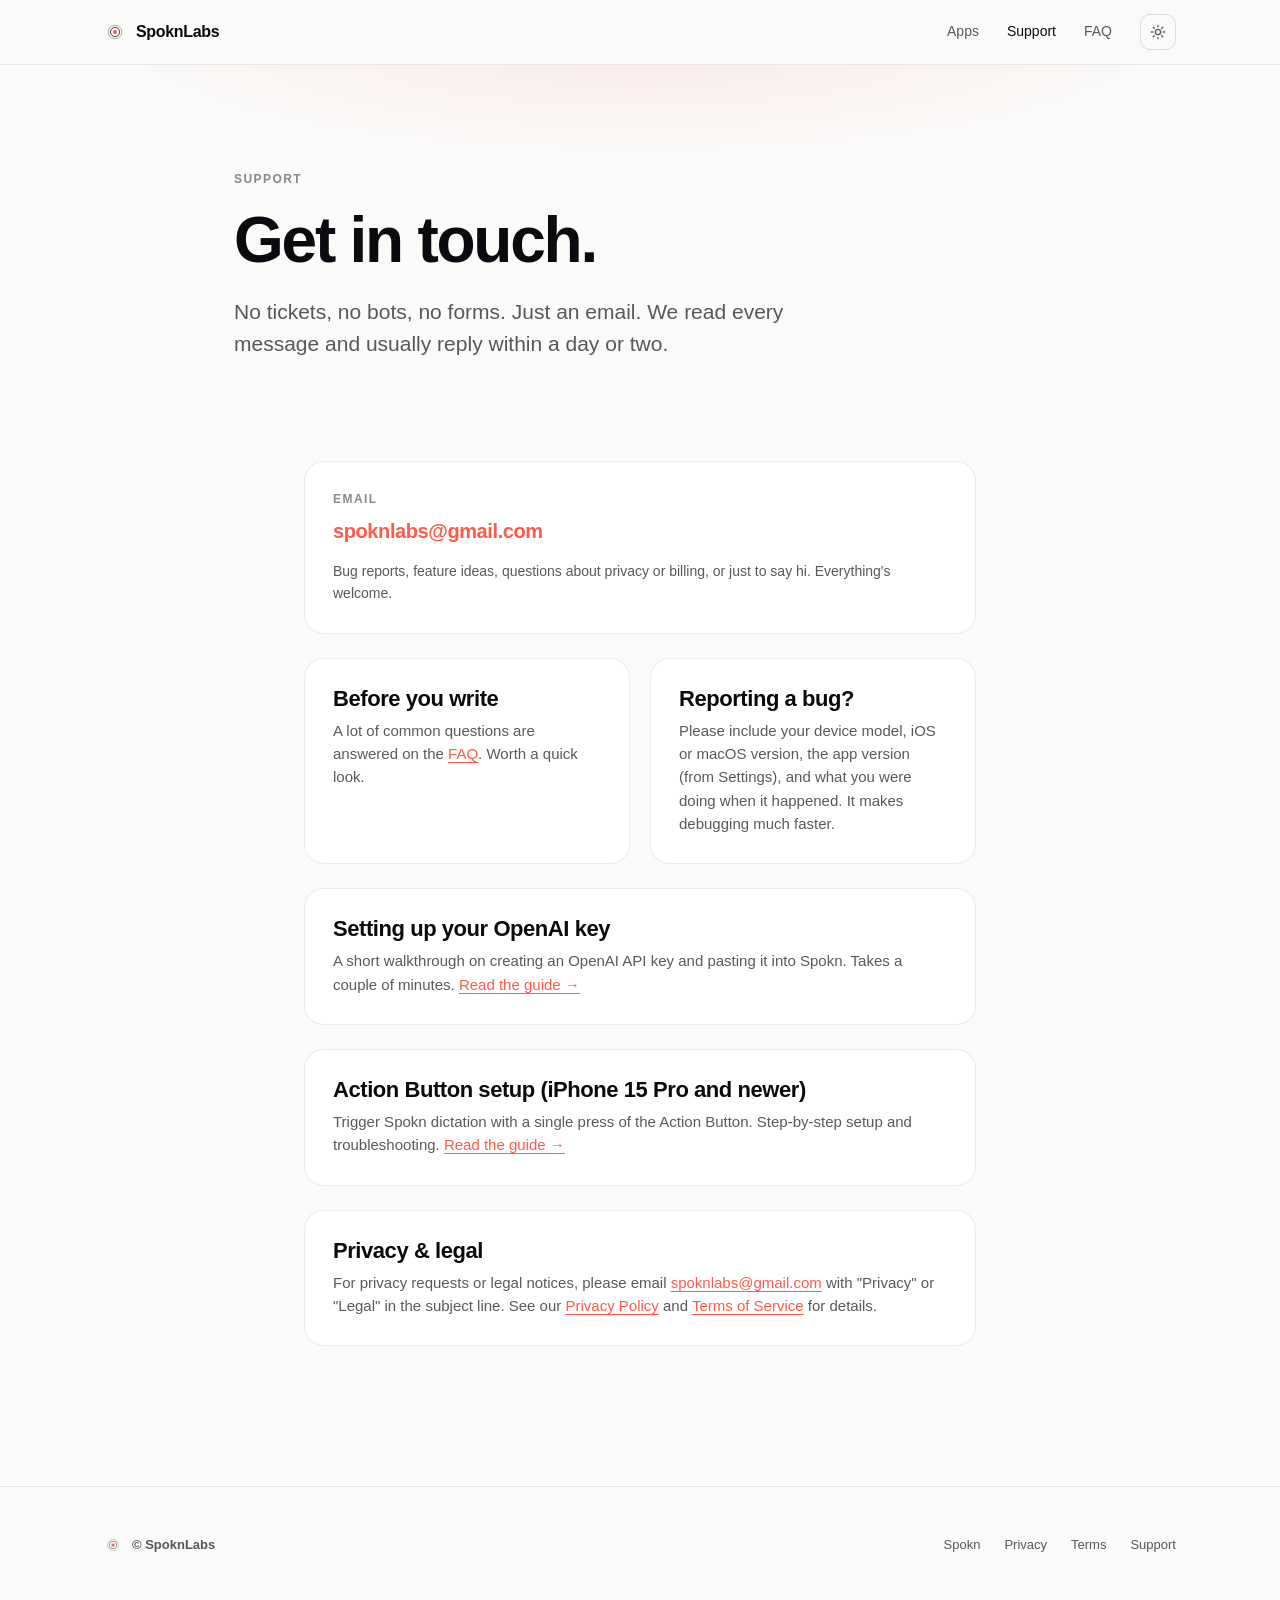
<file: support/index.html>
<!doctype html>
<html lang="en">
<head>
  <meta charset="utf-8">
  <meta name="viewport" content="width=device-width, initial-scale=1, viewport-fit=cover">
  <title>Support — SpoknLabs</title>
  <meta name="description" content="Get help with SpoknLabs apps, or say hello. We read every message.">
  <link rel="canonical" href="https://spoknlabs.github.io/support/">
  <meta name="theme-color" content="#0A0B0F" media="(prefers-color-scheme: dark)">
  <meta name="theme-color" content="#FAFAF9" media="(prefers-color-scheme: light)">

  <meta property="og:type" content="website">
  <meta property="og:title" content="Support — SpoknLabs">
  <meta property="og:description" content="Get help with SpoknLabs apps, or say hello.">
  <meta property="og:url" content="https://spoknlabs.github.io/support/">
  <meta property="og:image" content="https://spoknlabs.github.io/assets/images/og-default.svg">

  <link rel="icon" type="image/svg+xml" href="/assets/images/favicon.svg">
  <link rel="apple-touch-icon" href="/assets/images/favicon.svg">
  <link rel="stylesheet" href="/assets/css/styles.css">
  <script src="/assets/js/main.js" defer></script>
</head>
<body>
  <header class="nav">
    <div class="container nav-inner">
      <a href="/" class="nav-brand" aria-label="SpoknLabs home">
        <svg class="glyph" viewBox="0 0 100 100" fill="none" aria-hidden="true">
          <circle cx="50" cy="50" r="31" stroke="currentColor" stroke-width="3" opacity="0.5"/>
          <circle cx="50" cy="50" r="21" stroke="currentColor" stroke-width="4" opacity="0.85"/>
          <circle cx="50" cy="50" r="9" fill="#FF5A4A"/>
        </svg>
        <span>SpoknLabs</span>
      </a>
      <nav class="nav-links" aria-label="Primary">
        <a href="/#apps">Apps</a>
        <a href="/support/" aria-current="page">Support</a>
        <a href="/faq/">FAQ</a>
        <button class="theme-toggle" type="button" aria-label="Toggle theme">
          <svg class="icon-dark" viewBox="0 0 24 24" fill="none" stroke="currentColor" stroke-width="2" stroke-linecap="round" stroke-linejoin="round" aria-hidden="true"><path d="M21 12.79A9 9 0 1 1 11.21 3 7 7 0 0 0 21 12.79z"/></svg>
          <svg class="icon-light" viewBox="0 0 24 24" fill="none" stroke="currentColor" stroke-width="2" stroke-linecap="round" stroke-linejoin="round" aria-hidden="true"><circle cx="12" cy="12" r="4"/><path d="M12 2v2M12 20v2M4.93 4.93l1.41 1.41M17.66 17.66l1.41 1.41M2 12h2M20 12h2M4.93 19.07l1.41-1.41M17.66 6.34l1.41-1.41"/></svg>
        </button>
      </nav>
    </div>
  </header>

  <main>
    <section class="hero" style="padding-block: clamp(56px, 10vw, 100px);">
      <div class="hero-glow" aria-hidden="true"></div>
      <div class="container hero-inner">
        <span class="eyebrow">Support</span>
        <h1 style="margin-top: 14px;">Get in touch.</h1>
        <p class="lede">No tickets, no bots, no forms. Just an email. We read every message and usually reply within a day or two.</p>
      </div>
    </section>

    <section style="padding-block: 0 60px;">
      <div class="container" style="max-width: 720px;">
        <div class="contact-card">
          <span class="eyebrow">Email</span>
          <a class="email" href="mailto:spoknlabs@gmail.com">spoknlabs@gmail.com</a>
          <p style="margin-top: 6px; font-size: 14px;">Bug reports, feature ideas, questions about privacy or billing, or just to say hi. Everything's welcome.</p>
        </div>

        <div class="grid grid-2" style="margin-top: 24px;">
          <div class="card">
            <h3>Before you write</h3>
            <p style="margin-top: 8px; font-size: 15px;">A lot of common questions are answered on the <a href="/faq/" style="color: var(--signal); text-decoration: underline; text-underline-offset: 3px;">FAQ</a>. Worth a quick look.</p>
          </div>
          <div class="card">
            <h3>Reporting a bug?</h3>
            <p style="margin-top: 8px; font-size: 15px;">Please include your device model, iOS or macOS version, the app version (from Settings), and what you were doing when it happened. It makes debugging much faster.</p>
          </div>
        </div>

        <div class="card" style="margin-top: 24px;">
          <h3>Setting up your OpenAI key</h3>
          <p style="margin-top: 8px; font-size: 15px;">A short walkthrough on creating an OpenAI API key and pasting it into Spokn. Takes a couple of minutes. <a href="/support/openai-api-key/" style="color: var(--signal); text-decoration: underline; text-underline-offset: 3px;">Read the guide →</a></p>
        </div>

        <div class="card" style="margin-top: 24px;">
          <h3>Action Button setup (iPhone 15 Pro and newer)</h3>
          <p style="margin-top: 8px; font-size: 15px;">Trigger Spokn dictation with a single press of the Action Button. Step-by-step setup and troubleshooting. <a href="/support/action-button-setup/" style="color: var(--signal); text-decoration: underline; text-underline-offset: 3px;">Read the guide →</a></p>
        </div>

        <div class="card" style="margin-top: 24px;">
          <h3>Privacy &amp; legal</h3>
          <p style="margin-top: 8px; font-size: 15px;">For privacy requests or legal notices, please email <a href="mailto:spoknlabs@gmail.com" style="color: var(--signal); text-decoration: underline; text-underline-offset: 3px;">spoknlabs@gmail.com</a> with "Privacy" or "Legal" in the subject line. See our <a href="/privacy/" style="color: var(--signal); text-decoration: underline; text-underline-offset: 3px;">Privacy Policy</a> and <a href="/terms/" style="color: var(--signal); text-decoration: underline; text-underline-offset: 3px;">Terms of Service</a> for details.</p>
        </div>
      </div>
    </section>
  </main>

  <footer>
    <div class="container footer-inner">
      <div class="footer-brand">
        <svg class="glyph" viewBox="0 0 100 100" fill="none" aria-hidden="true">
          <circle cx="50" cy="50" r="31" stroke="currentColor" stroke-width="3" opacity="0.5"/>
          <circle cx="50" cy="50" r="21" stroke="currentColor" stroke-width="4" opacity="0.85"/>
          <circle cx="50" cy="50" r="9" fill="#FF5A4A"/>
        </svg>
        <span>© SpoknLabs</span>
      </div>
      <nav class="footer-links" aria-label="Footer">
        <a href="/apps/spokn/">Spokn</a>
        <a href="/privacy/">Privacy</a>
        <a href="/terms/">Terms</a>
        <a href="/support/" aria-current="page">Support</a>
      </nav>
    </div>
  </footer>
</body>
</html>
</file>
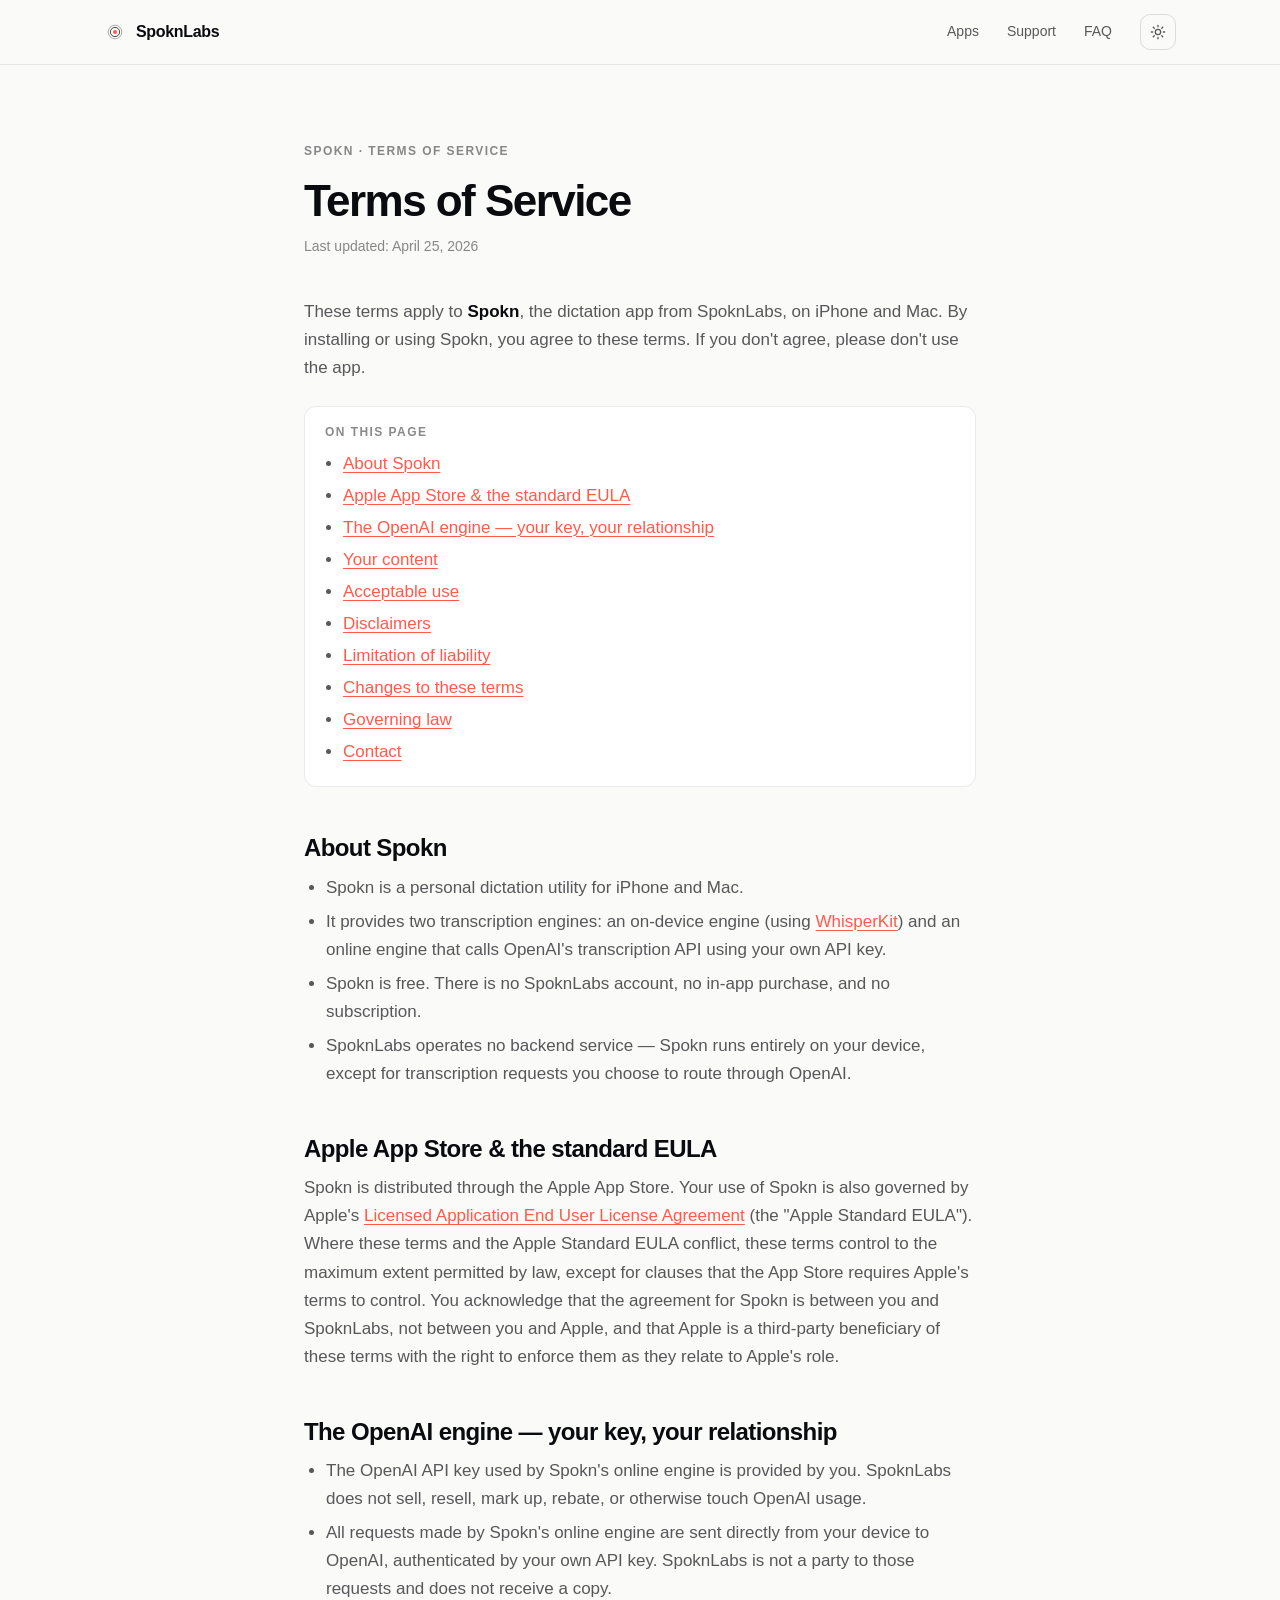
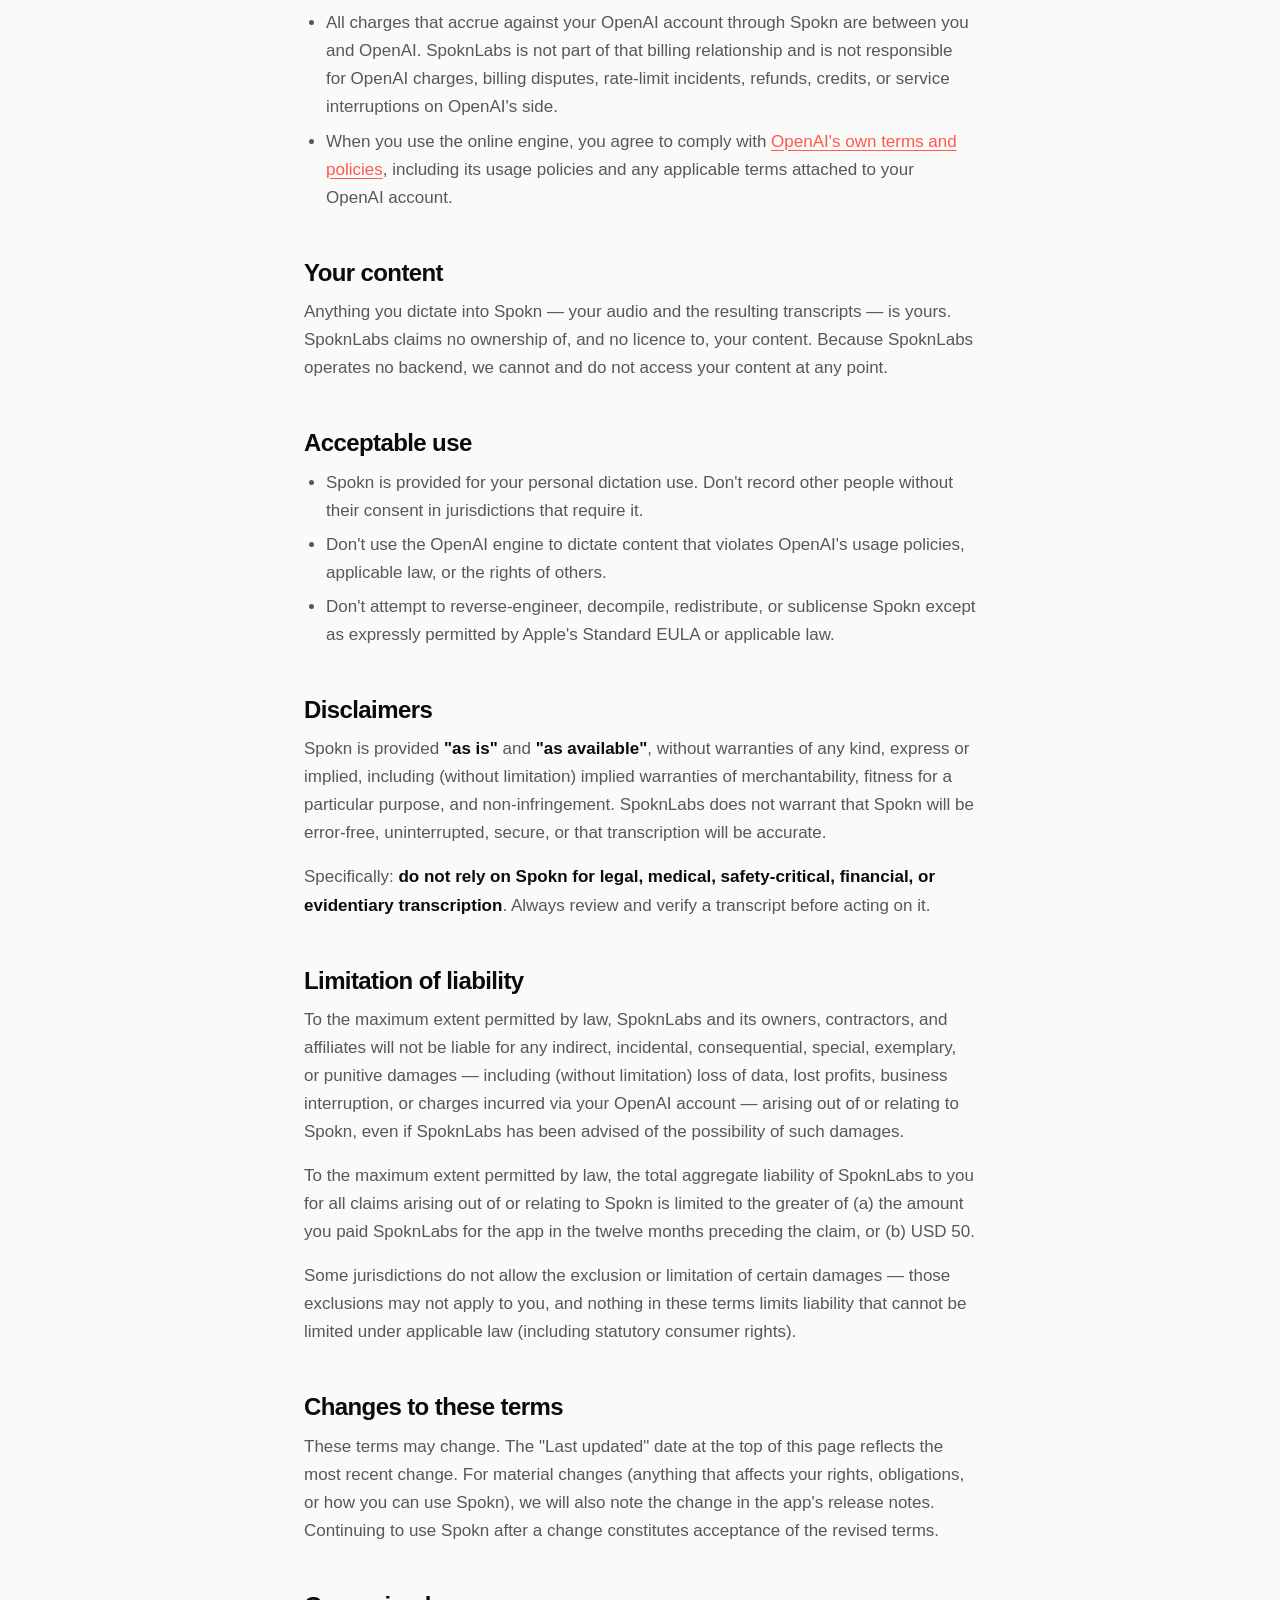
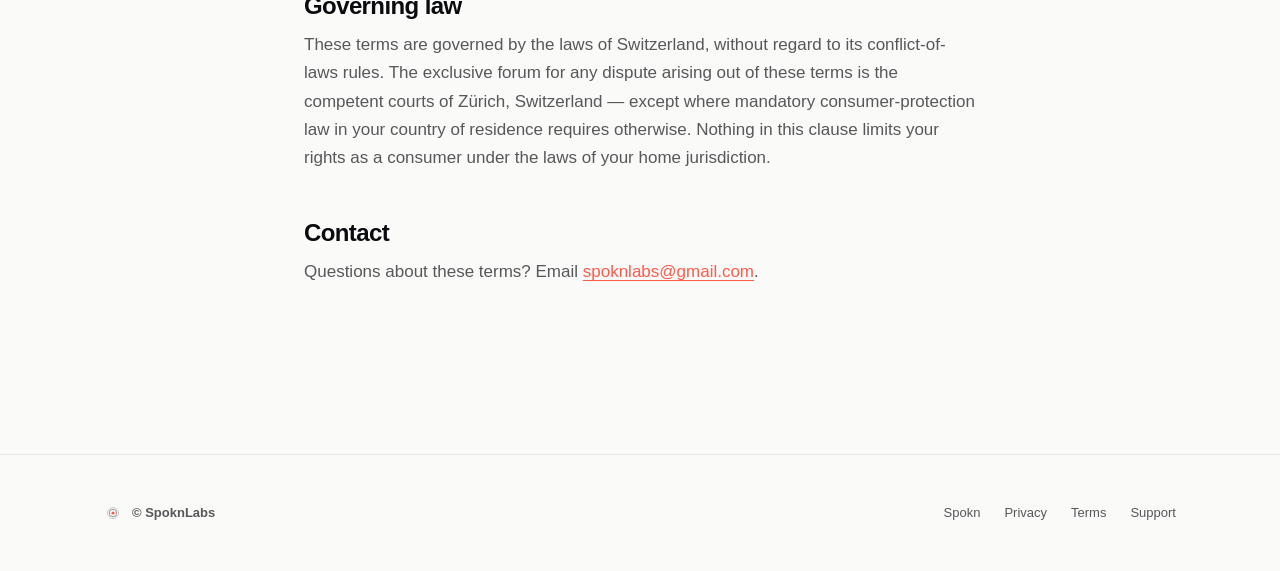
<file: terms/index.html>
<!doctype html>
<html lang="en">
<head>
  <meta charset="utf-8">
  <meta name="viewport" content="width=device-width, initial-scale=1, viewport-fit=cover">
  <title>Terms of Service — Spokn | SpoknLabs</title>
  <meta name="description" content="Terms of service for the Spokn dictation app, covering iPhone and Mac.">
  <link rel="canonical" href="https://spoknlabs.github.io/terms/">
  <meta name="theme-color" content="#0A0B0F" media="(prefers-color-scheme: dark)">
  <meta name="theme-color" content="#FAFAF9" media="(prefers-color-scheme: light)">
  <meta name="robots" content="index,follow">

  <meta property="og:type" content="article">
  <meta property="og:title" content="Terms of Service — Spokn">
  <meta property="og:description" content="Terms of service for the Spokn dictation app.">
  <meta property="og:url" content="https://spoknlabs.github.io/terms/">
  <meta property="og:image" content="https://spoknlabs.github.io/assets/images/og-default.svg">

  <link rel="icon" type="image/svg+xml" href="/assets/images/favicon.svg">
  <link rel="apple-touch-icon" href="/assets/images/favicon.svg">
  <link rel="stylesheet" href="/assets/css/styles.css">
  <script src="/assets/js/main.js" defer></script>
</head>
<body>
  <header class="nav">
    <div class="container nav-inner">
      <a href="/" class="nav-brand" aria-label="SpoknLabs home">
        <svg class="glyph" viewBox="0 0 100 100" fill="none" aria-hidden="true">
          <circle cx="50" cy="50" r="31" stroke="currentColor" stroke-width="3" opacity="0.5"/>
          <circle cx="50" cy="50" r="21" stroke="currentColor" stroke-width="4" opacity="0.85"/>
          <circle cx="50" cy="50" r="9" fill="#FF5A4A"/>
        </svg>
        <span>SpoknLabs</span>
      </a>
      <nav class="nav-links" aria-label="Primary">
        <a href="/#apps">Apps</a>
        <a href="/support/">Support</a>
        <a href="/faq/">FAQ</a>
        <button class="theme-toggle" type="button" aria-label="Toggle theme">
          <svg class="icon-dark" viewBox="0 0 24 24" fill="none" stroke="currentColor" stroke-width="2" stroke-linecap="round" stroke-linejoin="round" aria-hidden="true"><path d="M21 12.79A9 9 0 1 1 11.21 3 7 7 0 0 0 21 12.79z"/></svg>
          <svg class="icon-light" viewBox="0 0 24 24" fill="none" stroke="currentColor" stroke-width="2" stroke-linecap="round" stroke-linejoin="round" aria-hidden="true"><circle cx="12" cy="12" r="4"/><path d="M12 2v2M12 20v2M4.93 4.93l1.41 1.41M17.66 17.66l1.41 1.41M2 12h2M20 12h2M4.93 19.07l1.41-1.41M17.66 6.34l1.41-1.41"/></svg>
        </button>
      </nav>
    </div>
  </header>

  <main>
    <article class="container doc">
      <span class="eyebrow">Spokn · Terms of Service</span>
      <h1>Terms of Service</h1>
      <p class="updated">Last updated: April 25, 2026</p>

      <p>These terms apply to <strong>Spokn</strong>, the dictation app from SpoknLabs, on iPhone and Mac. By installing or using Spokn, you agree to these terms. If you don't agree, please don't use the app.</p>

      <nav class="doc-toc" aria-label="Table of contents">
        <span class="eyebrow">On this page</span>
        <ul>
          <li><a href="#about">About Spokn</a></li>
          <li><a href="#app-store">Apple App Store &amp; the standard EULA</a></li>
          <li><a href="#openai-path">The OpenAI engine — your key, your relationship</a></li>
          <li><a href="#your-content">Your content</a></li>
          <li><a href="#acceptable-use">Acceptable use</a></li>
          <li><a href="#warranty">Disclaimers</a></li>
          <li><a href="#liability">Limitation of liability</a></li>
          <li><a href="#changes">Changes to these terms</a></li>
          <li><a href="#governing-law">Governing law</a></li>
          <li><a href="#contact">Contact</a></li>
        </ul>
      </nav>

      <h2 id="about">About Spokn</h2>
      <ul>
        <li>Spokn is a personal dictation utility for iPhone and Mac.</li>
        <li>It provides two transcription engines: an on-device engine (using <a href="https://github.com/argmaxinc/WhisperKit" rel="noopener">WhisperKit</a>) and an online engine that calls OpenAI's transcription API using your own API key.</li>
        <li>Spokn is free. There is no SpoknLabs account, no in-app purchase, and no subscription.</li>
        <li>SpoknLabs operates no backend service — Spokn runs entirely on your device, except for transcription requests you choose to route through OpenAI.</li>
      </ul>

      <h2 id="app-store">Apple App Store &amp; the standard EULA</h2>
      <p>Spokn is distributed through the Apple App Store. Your use of Spokn is also governed by Apple's <a href="https://www.apple.com/legal/internet-services/itunes/dev/stdeula/" rel="noopener">Licensed Application End User License Agreement</a> (the "Apple Standard EULA"). Where these terms and the Apple Standard EULA conflict, these terms control to the maximum extent permitted by law, except for clauses that the App Store requires Apple's terms to control. You acknowledge that the agreement for Spokn is between you and SpoknLabs, not between you and Apple, and that Apple is a third-party beneficiary of these terms with the right to enforce them as they relate to Apple's role.</p>

      <h2 id="openai-path">The OpenAI engine — your key, your relationship</h2>
      <ul>
        <li>The OpenAI API key used by Spokn's online engine is provided by you. SpoknLabs does not sell, resell, mark up, rebate, or otherwise touch OpenAI usage.</li>
        <li>All requests made by Spokn's online engine are sent directly from your device to OpenAI, authenticated by your own API key. SpoknLabs is not a party to those requests and does not receive a copy.</li>
        <li>All charges that accrue against your OpenAI account through Spokn are between you and OpenAI. SpoknLabs is not part of that billing relationship and is not responsible for OpenAI charges, billing disputes, rate-limit incidents, refunds, credits, or service interruptions on OpenAI's side.</li>
        <li>When you use the online engine, you agree to comply with <a href="https://openai.com/policies" rel="noopener">OpenAI's own terms and policies</a>, including its usage policies and any applicable terms attached to your OpenAI account.</li>
      </ul>

      <h2 id="your-content">Your content</h2>
      <p>Anything you dictate into Spokn — your audio and the resulting transcripts — is yours. SpoknLabs claims no ownership of, and no licence to, your content. Because SpoknLabs operates no backend, we cannot and do not access your content at any point.</p>

      <h2 id="acceptable-use">Acceptable use</h2>
      <ul>
        <li>Spokn is provided for your personal dictation use. Don't record other people without their consent in jurisdictions that require it.</li>
        <li>Don't use the OpenAI engine to dictate content that violates OpenAI's usage policies, applicable law, or the rights of others.</li>
        <li>Don't attempt to reverse-engineer, decompile, redistribute, or sublicense Spokn except as expressly permitted by Apple's Standard EULA or applicable law.</li>
      </ul>

      <h2 id="warranty">Disclaimers</h2>
      <p>Spokn is provided <strong>"as is"</strong> and <strong>"as available"</strong>, without warranties of any kind, express or implied, including (without limitation) implied warranties of merchantability, fitness for a particular purpose, and non-infringement. SpoknLabs does not warrant that Spokn will be error-free, uninterrupted, secure, or that transcription will be accurate.</p>
      <p>Specifically: <strong>do not rely on Spokn for legal, medical, safety-critical, financial, or evidentiary transcription</strong>. Always review and verify a transcript before acting on it.</p>

      <h2 id="liability">Limitation of liability</h2>
      <p>To the maximum extent permitted by law, SpoknLabs and its owners, contractors, and affiliates will not be liable for any indirect, incidental, consequential, special, exemplary, or punitive damages — including (without limitation) loss of data, lost profits, business interruption, or charges incurred via your OpenAI account — arising out of or relating to Spokn, even if SpoknLabs has been advised of the possibility of such damages.</p>
      <p>To the maximum extent permitted by law, the total aggregate liability of SpoknLabs to you for all claims arising out of or relating to Spokn is limited to the greater of (a) the amount you paid SpoknLabs for the app in the twelve months preceding the claim, or (b) USD 50.</p>
      <p>Some jurisdictions do not allow the exclusion or limitation of certain damages — those exclusions may not apply to you, and nothing in these terms limits liability that cannot be limited under applicable law (including statutory consumer rights).</p>

      <h2 id="changes">Changes to these terms</h2>
      <p>These terms may change. The "Last updated" date at the top of this page reflects the most recent change. For material changes (anything that affects your rights, obligations, or how you can use Spokn), we will also note the change in the app's release notes. Continuing to use Spokn after a change constitutes acceptance of the revised terms.</p>

      <h2 id="governing-law">Governing law</h2>
      <p>These terms are governed by the laws of Switzerland, without regard to its conflict-of-laws rules. The exclusive forum for any dispute arising out of these terms is the competent courts of Zürich, Switzerland — except where mandatory consumer-protection law in your country of residence requires otherwise. Nothing in this clause limits your rights as a consumer under the laws of your home jurisdiction.</p>

      <h2 id="contact">Contact</h2>
      <p>Questions about these terms? Email <a href="mailto:spoknlabs@gmail.com">spoknlabs@gmail.com</a>.</p>
    </article>
  </main>

  <footer>
    <div class="container footer-inner">
      <div class="footer-brand">
        <svg class="glyph" viewBox="0 0 100 100" fill="none" aria-hidden="true">
          <circle cx="50" cy="50" r="31" stroke="currentColor" stroke-width="3" opacity="0.5"/>
          <circle cx="50" cy="50" r="21" stroke="currentColor" stroke-width="4" opacity="0.85"/>
          <circle cx="50" cy="50" r="9" fill="#FF5A4A"/>
        </svg>
        <span>© SpoknLabs</span>
      </div>
      <nav class="footer-links" aria-label="Footer">
        <a href="/apps/spokn/">Spokn</a>
        <a href="/privacy/">Privacy</a>
        <a href="/terms/" aria-current="page">Terms</a>
        <a href="/support/">Support</a>
      </nav>
    </div>
  </footer>
</body>
</html>
</file>
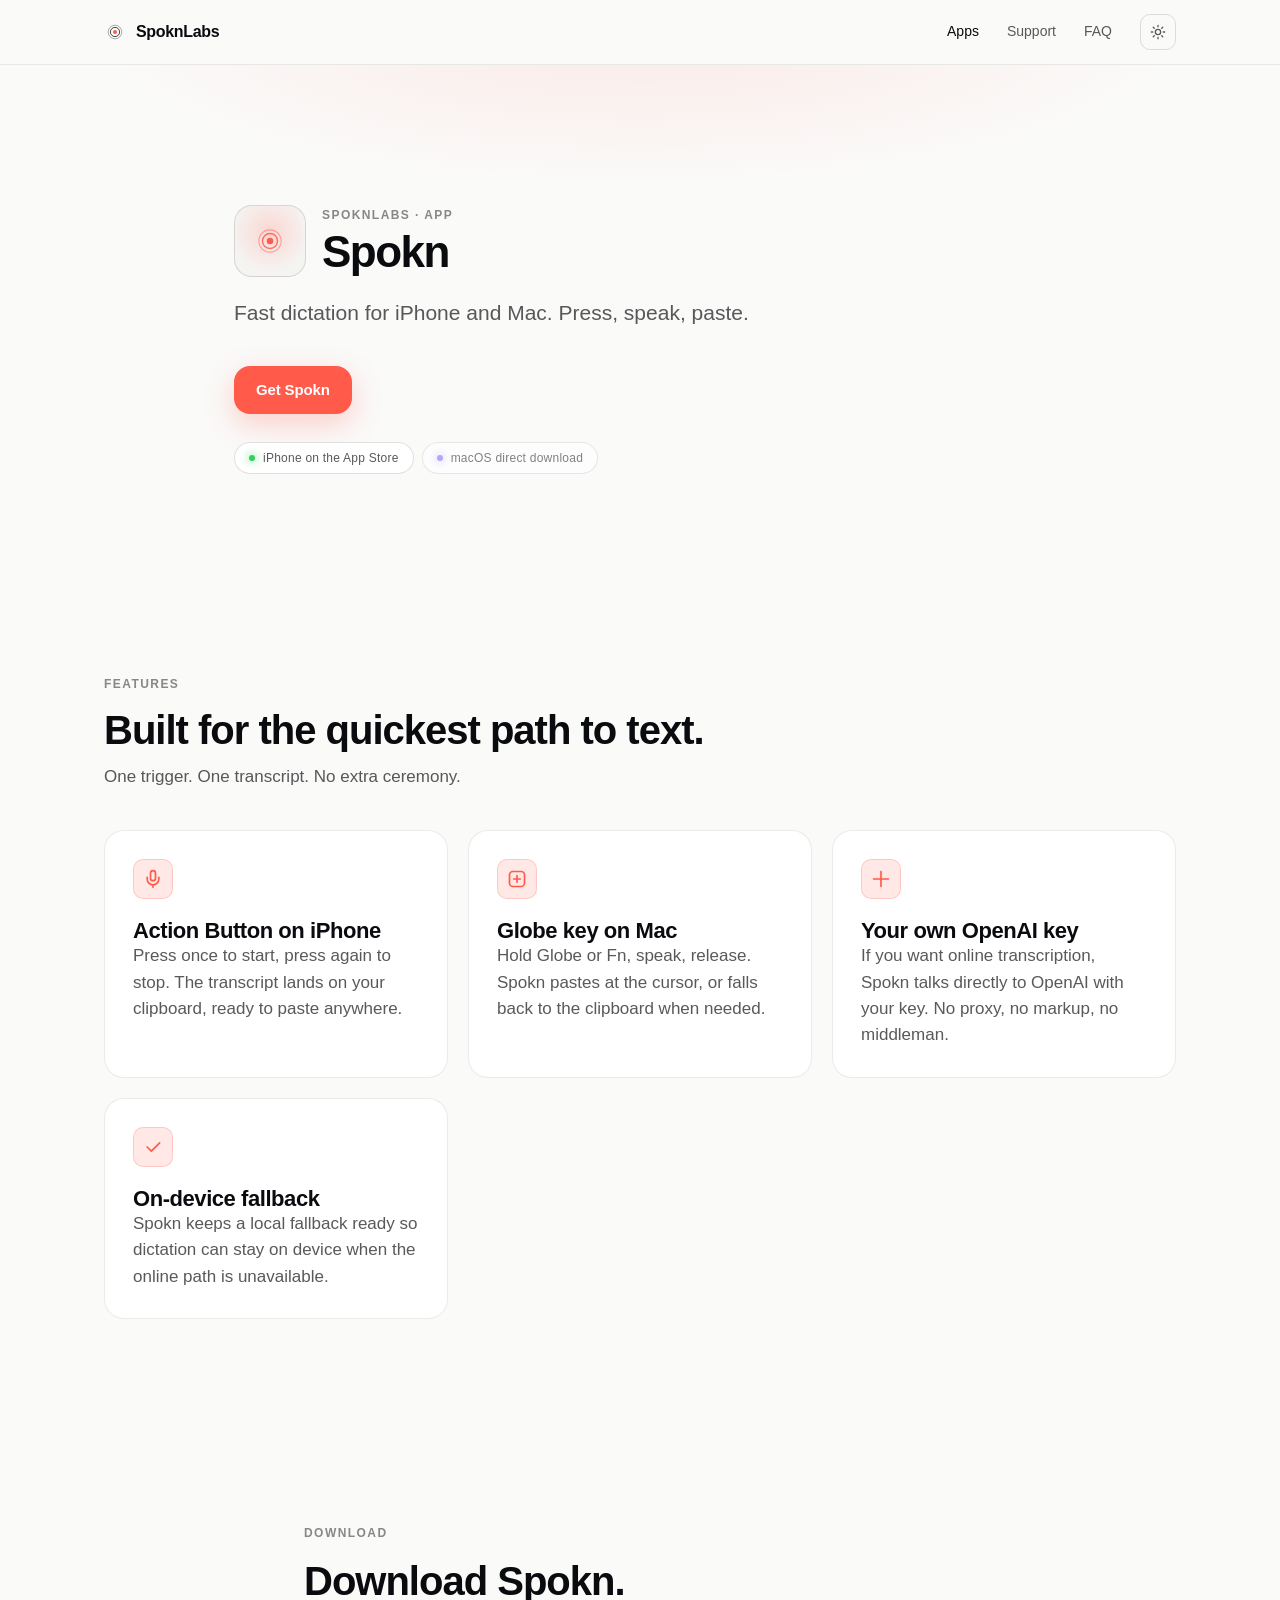
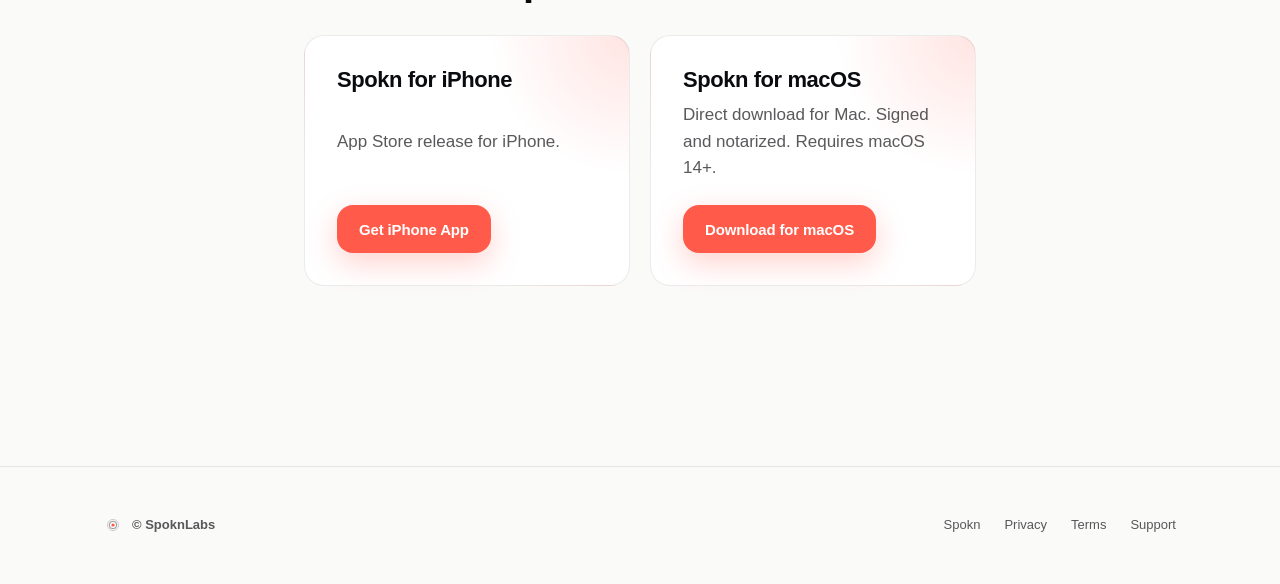
<file: apps/spokn/index.html>
<!doctype html>
<html lang="en">
<head>
  <meta charset="utf-8">
  <meta name="viewport" content="width=device-width, initial-scale=1, viewport-fit=cover">
  <title>Spokn — fast dictation for iPhone &amp; Mac | SpoknLabs</title>
  <meta name="description" content="Spokn is a fast dictation app for iPhone and Mac. Press, speak, paste. No accounts, no servers, no clutter.">
  <link rel="canonical" href="https://spoknlabs.github.io/apps/spokn/">
  <meta name="theme-color" content="#0A0B0F" media="(prefers-color-scheme: dark)">
  <meta name="theme-color" content="#FAFAF9" media="(prefers-color-scheme: light)">

  <meta property="og:type" content="website">
  <meta property="og:site_name" content="SpoknLabs">
  <meta property="og:title" content="Spokn — fast dictation for iPhone & Mac">
  <meta property="og:description" content="Fast dictation for iPhone and Mac. Press, speak, paste.">
  <meta property="og:url" content="https://spoknlabs.github.io/apps/spokn/">
  <meta property="og:image" content="https://spoknlabs.github.io/assets/images/og-default.svg">
  <meta name="twitter:card" content="summary_large_image">
  <meta name="twitter:title" content="Spokn — fast dictation for iPhone & Mac">
  <meta name="twitter:description" content="Fast dictation for iPhone and Mac. Press, speak, paste.">
  <meta name="twitter:image" content="https://spoknlabs.github.io/assets/images/og-default.svg">

  <link rel="icon" type="image/svg+xml" href="/assets/images/favicon.svg">
  <link rel="apple-touch-icon" href="/assets/images/favicon.svg">
  <link rel="stylesheet" href="/assets/css/styles.css">
  <script src="/assets/js/main.js" defer></script>
</head>
<body>
  <header class="nav">
    <div class="container nav-inner">
      <a href="/" class="nav-brand" aria-label="SpoknLabs home">
        <svg class="glyph" viewBox="0 0 100 100" fill="none" aria-hidden="true">
          <circle cx="50" cy="50" r="31" stroke="currentColor" stroke-width="3" opacity="0.5"/>
          <circle cx="50" cy="50" r="21" stroke="currentColor" stroke-width="4" opacity="0.85"/>
          <circle cx="50" cy="50" r="9" fill="#FF5A4A"/>
        </svg>
        <span>SpoknLabs</span>
      </a>
      <nav class="nav-links" aria-label="Primary">
        <a href="/#apps" aria-current="page">Apps</a>
        <a href="/support/">Support</a>
        <a href="/faq/">FAQ</a>
        <button class="theme-toggle" type="button" aria-label="Toggle theme">
          <svg class="icon-dark" viewBox="0 0 24 24" fill="none" stroke="currentColor" stroke-width="2" stroke-linecap="round" stroke-linejoin="round" aria-hidden="true"><path d="M21 12.79A9 9 0 1 1 11.21 3 7 7 0 0 0 21 12.79z"/></svg>
          <svg class="icon-light" viewBox="0 0 24 24" fill="none" stroke="currentColor" stroke-width="2" stroke-linecap="round" stroke-linejoin="round" aria-hidden="true"><circle cx="12" cy="12" r="4"/><path d="M12 2v2M12 20v2M4.93 4.93l1.41 1.41M17.66 17.66l1.41 1.41M2 12h2M20 12h2M4.93 19.07l1.41-1.41M17.66 6.34l1.41-1.41"/></svg>
        </button>
      </nav>
    </div>
  </header>

  <main>
    <section class="hero">
      <div class="hero-glow" aria-hidden="true"></div>
      <div class="container hero-inner">
        <div style="display: flex; align-items: center; gap: 16px; margin-bottom: 20px;">
          <div class="app-icon" style="width: 72px; height: 72px; border-radius: 18px;">
            <svg viewBox="0 0 100 100" fill="none" aria-hidden="true" style="width: 36px; height: 36px;">
              <circle cx="50" cy="50" r="31" stroke="currentColor" stroke-width="3" opacity="0.5"/>
              <circle cx="50" cy="50" r="21" stroke="currentColor" stroke-width="4" opacity="0.85"/>
              <circle cx="50" cy="50" r="9" fill="currentColor"/>
            </svg>
          </div>
          <div>
            <div class="eyebrow" style="margin-bottom: 4px;">SpoknLabs · App</div>
            <h1 style="font-size: clamp(32px, 5vw, 44px);">Spokn</h1>
          </div>
        </div>
        <p class="lede">Fast dictation for iPhone and Mac. Press, speak, paste.</p>
        <div class="hero-actions">
          <a href="#download" class="btn btn-primary">Get Spokn</a>
        </div>
        <div style="margin-top: 28px; display: inline-flex; gap: 8px;">
          <span class="pill"><span class="pill-dot"></span> iPhone on the App Store</span>
          <span class="pill" style="opacity: 0.75;"><span class="pill-dot" style="background: var(--violet); box-shadow: 0 0 10px var(--violet);"></span> macOS direct download</span>
        </div>
      </div>
    </section>

    <section>
      <div class="container">
        <div class="section-head">
          <span class="eyebrow">Features</span>
          <h2>Built for the quickest path to text.</h2>
          <p>One trigger. One transcript. No extra ceremony.</p>
        </div>
        <div class="grid grid-2">
          <div class="card">
            <div class="value-icon">
              <svg viewBox="0 0 24 24" fill="none" stroke="currentColor" stroke-width="2" stroke-linecap="round" stroke-linejoin="round" aria-hidden="true"><rect x="9" y="2" width="6" height="12" rx="3"/><path d="M5 10v2a7 7 0 0 0 14 0v-2M12 19v3"/></svg>
            </div>
            <h3>Action Button on iPhone</h3>
            <p>Press once to start, press again to stop. The transcript lands on your clipboard, ready to paste anywhere.</p>
          </div>
          <div class="card">
            <div class="value-icon">
              <svg viewBox="0 0 24 24" fill="none" stroke="currentColor" stroke-width="2" stroke-linecap="round" stroke-linejoin="round" aria-hidden="true"><rect x="3" y="3" width="18" height="18" rx="4"/><path d="M8 12h8M12 8v8"/></svg>
            </div>
            <h3>Globe key on Mac</h3>
            <p>Hold Globe or Fn, speak, release. Spokn pastes at the cursor, or falls back to the clipboard when needed.</p>
          </div>
          <div class="card">
            <div class="value-icon">
              <svg viewBox="0 0 24 24" fill="none" stroke="currentColor" stroke-width="2" stroke-linecap="round" stroke-linejoin="round" aria-hidden="true"><path d="M3 12h18M12 3v18"/></svg>
            </div>
            <h3>Your own OpenAI key</h3>
            <p>If you want online transcription, Spokn talks directly to OpenAI with your key. No proxy, no markup, no middleman.</p>
          </div>
          <div class="card">
            <div class="value-icon">
              <svg viewBox="0 0 24 24" fill="none" stroke="currentColor" stroke-width="2" stroke-linecap="round" stroke-linejoin="round" aria-hidden="true"><path d="M20 7L10 17l-5-5"/></svg>
            </div>
            <h3>On-device fallback</h3>
            <p>Spokn keeps a local fallback ready so dictation can stay on device when the online path is unavailable.</p>
          </div>
        </div>
      </div>
    </section>

    <section id="download">
      <div class="container" style="max-width: 720px;">
        <span class="eyebrow">Download</span>
        <h2 style="margin-top: 14px;">Download Spokn.</h2>
        <div class="grid grid-2 download-grid" style="margin-top: 32px;">
          <div class="card download-card">
            <div class="download-card-copy">
              <h3>Spokn for iPhone</h3>
              <p>App Store release for iPhone.</p>
            </div>
            <div class="hero-actions download-actions">
              <a href="https://apps.apple.com/ch/app/spokn-voice-to-clipboard/id6764145933" class="btn btn-primary" target="_blank" rel="noopener">Get iPhone App</a>
            </div>
          </div>

          <div class="card download-card">
            <div class="download-card-copy">
              <h3>Spokn for macOS</h3>
              <p>Direct download for Mac. Signed and notarized. Requires macOS 14+.</p>
            </div>
            <div class="hero-actions download-actions">
              <a href="/downloads/Spokn-macOS.zip" class="btn btn-primary" download>Download for macOS</a>
            </div>
          </div>
        </div>
      </div>
    </section>
  </main>

  <footer>
    <div class="container footer-inner">
      <div class="footer-brand">
        <svg class="glyph" viewBox="0 0 100 100" fill="none" aria-hidden="true">
          <circle cx="50" cy="50" r="31" stroke="currentColor" stroke-width="3" opacity="0.5"/>
          <circle cx="50" cy="50" r="21" stroke="currentColor" stroke-width="4" opacity="0.85"/>
          <circle cx="50" cy="50" r="9" fill="#FF5A4A"/>
        </svg>
        <span>© SpoknLabs</span>
      </div>
      <nav class="footer-links" aria-label="Footer">
        <a href="/apps/spokn/">Spokn</a>
        <a href="/privacy/">Privacy</a>
        <a href="/terms/">Terms</a>
        <a href="/support/">Support</a>
      </nav>
    </div>
  </footer>
</body>
</html>
</file>
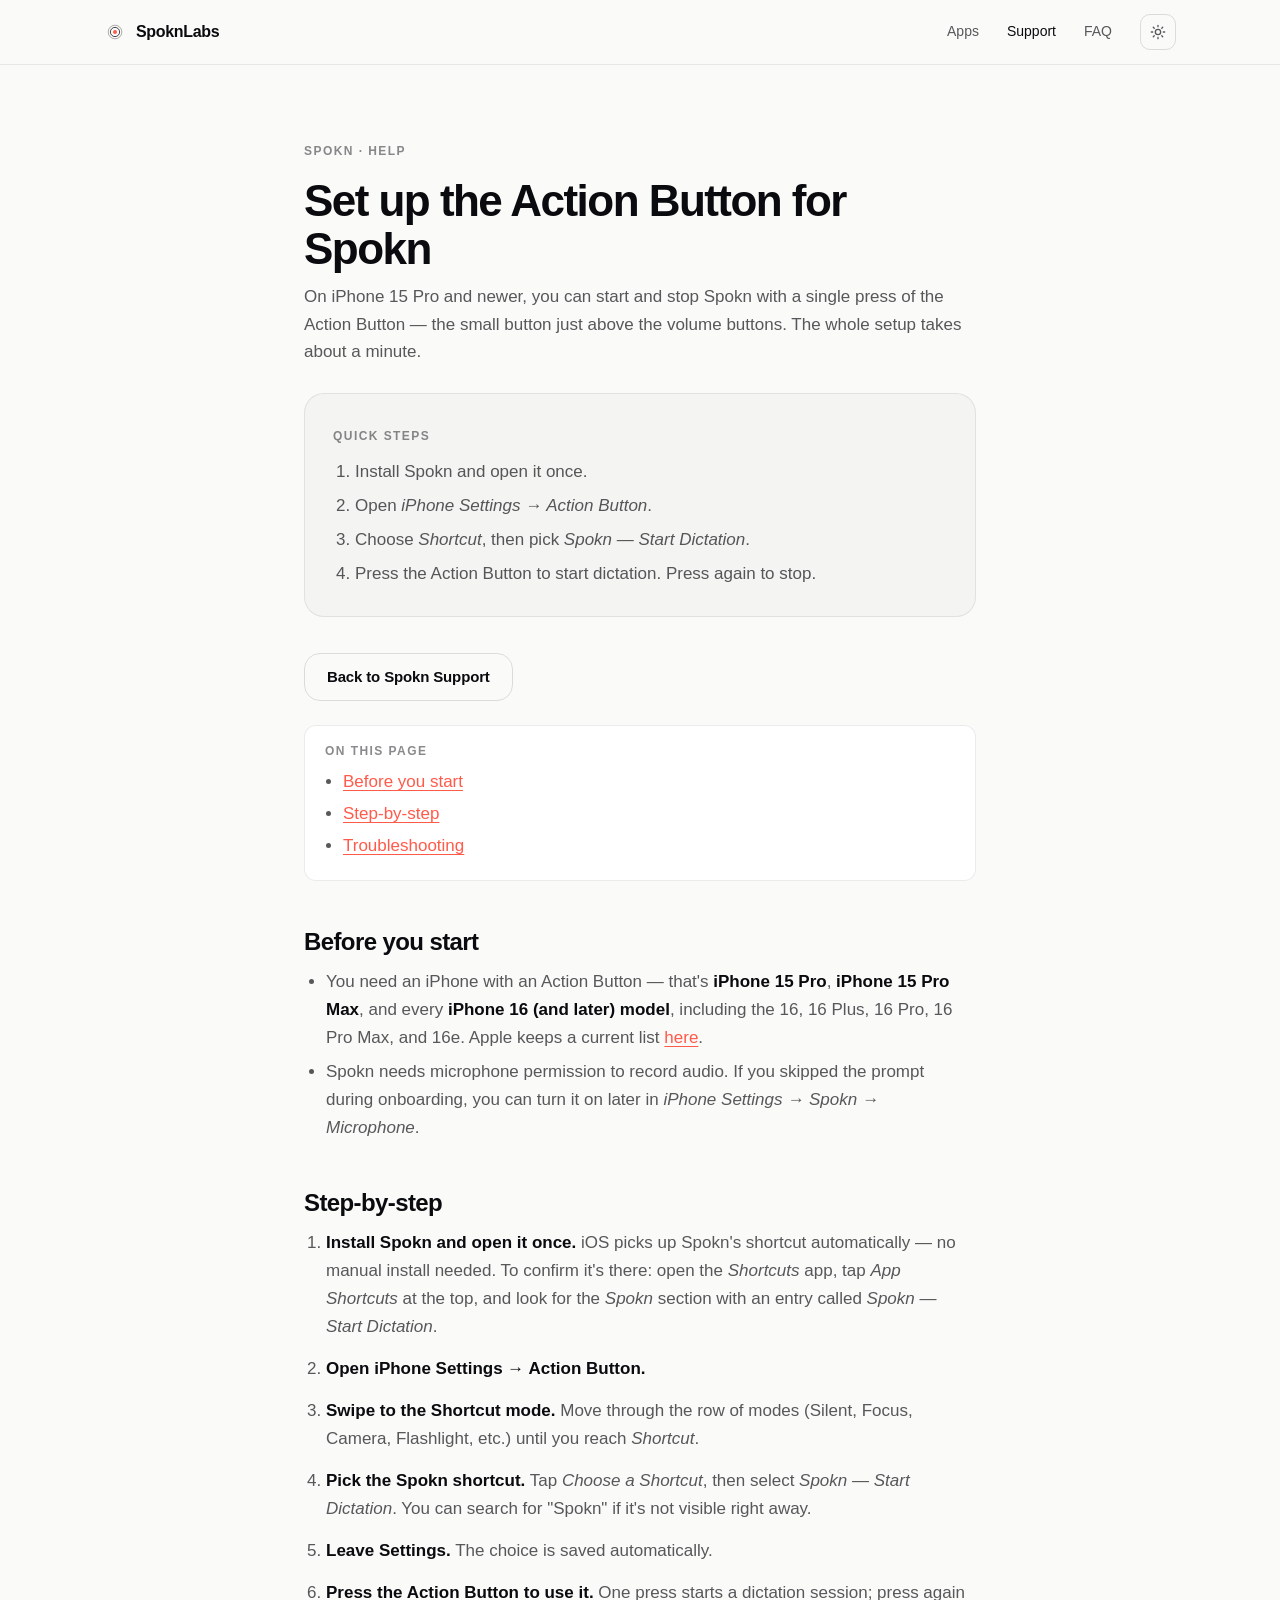
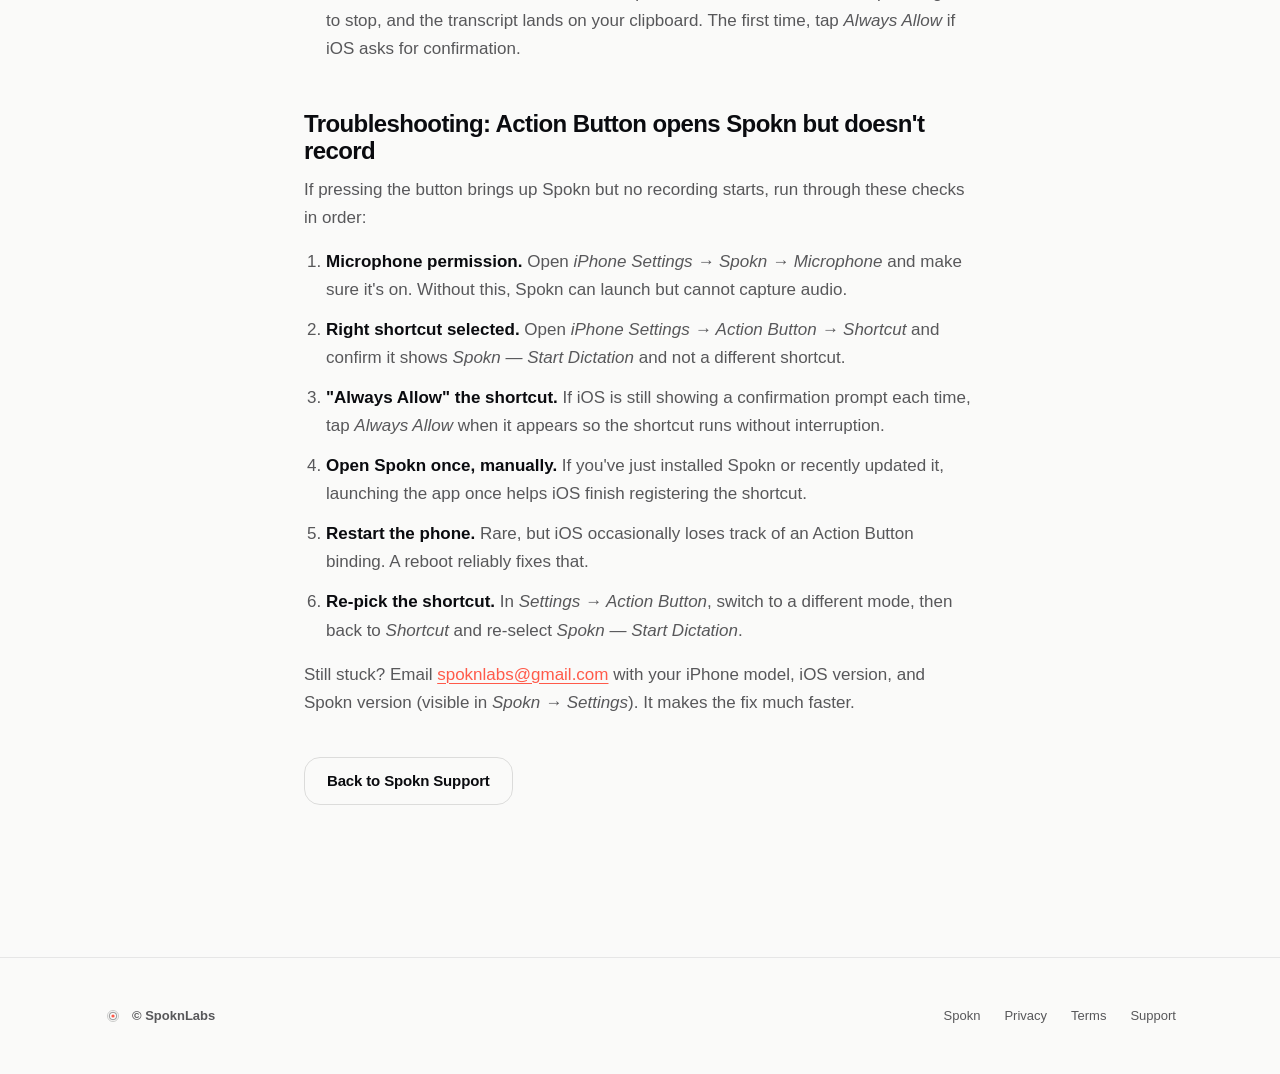
<file: support/action-button-setup/index.html>
<!doctype html>
<html lang="en">
<head>
  <meta charset="utf-8">
  <meta name="viewport" content="width=device-width, initial-scale=1, viewport-fit=cover">
  <title>Set up the Action Button for Spokn — SpoknLabs</title>
  <meta name="description" content="On iPhone 15 Pro and newer, trigger Spokn dictation with a single press of the Action Button. Step-by-step setup and troubleshooting.">
  <link rel="canonical" href="https://spoknlabs.github.io/support/action-button-setup/">
  <meta name="theme-color" content="#0A0B0F" media="(prefers-color-scheme: dark)">
  <meta name="theme-color" content="#FAFAF9" media="(prefers-color-scheme: light)">
  <meta name="robots" content="index,follow">

  <meta property="og:type" content="article">
  <meta property="og:title" content="Set up the Action Button for Spokn">
  <meta property="og:description" content="Trigger Spokn dictation with one press of the iPhone Action Button.">
  <meta property="og:url" content="https://spoknlabs.github.io/support/action-button-setup/">
  <meta property="og:image" content="https://spoknlabs.github.io/assets/images/og-default.svg">

  <link rel="icon" type="image/svg+xml" href="/assets/images/favicon.svg">
  <link rel="apple-touch-icon" href="/assets/images/favicon.svg">
  <link rel="stylesheet" href="/assets/css/styles.css">
  <script src="/assets/js/main.js" defer></script>
</head>
<body>
  <header class="nav">
    <div class="container nav-inner">
      <a href="/" class="nav-brand" aria-label="SpoknLabs home">
        <svg class="glyph" viewBox="0 0 100 100" fill="none" aria-hidden="true">
          <circle cx="50" cy="50" r="31" stroke="currentColor" stroke-width="3" opacity="0.5"/>
          <circle cx="50" cy="50" r="21" stroke="currentColor" stroke-width="4" opacity="0.85"/>
          <circle cx="50" cy="50" r="9" fill="#FF5A4A"/>
        </svg>
        <span>SpoknLabs</span>
      </a>
      <nav class="nav-links" aria-label="Primary">
        <a href="/#apps">Apps</a>
        <a href="/support/" aria-current="page">Support</a>
        <a href="/faq/">FAQ</a>
        <button class="theme-toggle" type="button" aria-label="Toggle theme">
          <svg class="icon-dark" viewBox="0 0 24 24" fill="none" stroke="currentColor" stroke-width="2" stroke-linecap="round" stroke-linejoin="round" aria-hidden="true"><path d="M21 12.79A9 9 0 1 1 11.21 3 7 7 0 0 0 21 12.79z"/></svg>
          <svg class="icon-light" viewBox="0 0 24 24" fill="none" stroke="currentColor" stroke-width="2" stroke-linecap="round" stroke-linejoin="round" aria-hidden="true"><circle cx="12" cy="12" r="4"/><path d="M12 2v2M12 20v2M4.93 4.93l1.41 1.41M17.66 17.66l1.41 1.41M2 12h2M20 12h2M4.93 19.07l1.41-1.41M17.66 6.34l1.41-1.41"/></svg>
        </button>
      </nav>
    </div>
  </header>

  <main>
    <article class="container doc">
      <span class="eyebrow">Spokn · Help</span>
      <h1>Set up the Action Button for Spokn</h1>
      <p style="color: var(--text-dim); font-size: 17px; line-height: 1.6; margin-bottom: 28px;">On iPhone 15 Pro and newer, you can start and stop Spokn with a single press of the Action Button — the small button just above the volume buttons. The whole setup takes about a minute.</p>

      <div class="card" style="margin: 0 0 24px; background: var(--bg-card-2);">
        <span class="eyebrow" style="display: inline-block; margin-bottom: 12px;">Quick steps</span>
        <ol style="padding-left: 22px; margin: 0; color: var(--text-dim); line-height: 1.65;">
          <li style="margin-bottom: 6px;">Install Spokn and open it once.</li>
          <li style="margin-bottom: 6px;">Open <em>iPhone Settings → Action Button</em>.</li>
          <li style="margin-bottom: 6px;">Choose <em>Shortcut</em>, then pick <em>Spokn — Start Dictation</em>.</li>
          <li style="margin-bottom: 0;">Press the Action Button to start dictation. Press again to stop.</li>
        </ol>
      </div>

      <div class="hero-actions" style="margin-bottom: 8px;">
        <a href="/support/" class="btn btn-secondary">Back to Spokn Support</a>
      </div>

      <nav class="doc-toc" aria-label="On this page">
        <span class="eyebrow">On this page</span>
        <ul>
          <li><a href="#before">Before you start</a></li>
          <li><a href="#steps">Step-by-step</a></li>
          <li><a href="#troubleshoot">Troubleshooting</a></li>
        </ul>
      </nav>

      <h2 id="before">Before you start</h2>
      <ul>
        <li>You need an iPhone with an Action Button — that's <strong>iPhone 15 Pro</strong>, <strong>iPhone 15 Pro Max</strong>, and every <strong>iPhone 16 (and later) model</strong>, including the 16, 16 Plus, 16 Pro, 16 Pro Max, and 16e. Apple keeps a current list <a href="https://support.apple.com/guide/iphone/use-and-customize-the-action-button-iphe89d61d66/ios" target="_blank" rel="noopener">here</a>.</li>
        <li>Spokn needs microphone permission to record audio. If you skipped the prompt during onboarding, you can turn it on later in <em>iPhone Settings → Spokn → Microphone</em>.</li>
      </ul>

      <h2 id="steps">Step-by-step</h2>
      <ol style="color: var(--text-dim); padding-left: 22px; margin-bottom: 16px; line-height: 1.65;">
        <li style="margin-bottom: 14px;"><strong>Install Spokn and open it once.</strong> iOS picks up Spokn's shortcut automatically — no manual install needed. To confirm it's there: open the <em>Shortcuts</em> app, tap <em>App Shortcuts</em> at the top, and look for the <em>Spokn</em> section with an entry called <em>Spokn — Start Dictation</em>.</li>
        <li style="margin-bottom: 14px;"><strong>Open iPhone Settings → Action Button.</strong></li>
        <li style="margin-bottom: 14px;"><strong>Swipe to the Shortcut mode.</strong> Move through the row of modes (Silent, Focus, Camera, Flashlight, etc.) until you reach <em>Shortcut</em>.</li>
        <li style="margin-bottom: 14px;"><strong>Pick the Spokn shortcut.</strong> Tap <em>Choose a Shortcut</em>, then select <em>Spokn — Start Dictation</em>. You can search for "Spokn" if it's not visible right away.</li>
        <li style="margin-bottom: 14px;"><strong>Leave Settings.</strong> The choice is saved automatically.</li>
        <li style="margin-bottom: 14px;"><strong>Press the Action Button to use it.</strong> One press starts a dictation session; press again to stop, and the transcript lands on your clipboard. The first time, tap <em>Always Allow</em> if iOS asks for confirmation.</li>
      </ol>

      <h2 id="troubleshoot">Troubleshooting: Action Button opens Spokn but doesn't record</h2>
      <p>If pressing the button brings up Spokn but no recording starts, run through these checks in order:</p>
      <ol style="color: var(--text-dim); padding-left: 22px; margin-bottom: 16px; line-height: 1.65;">
        <li style="margin-bottom: 12px;"><strong>Microphone permission.</strong> Open <em>iPhone Settings → Spokn → Microphone</em> and make sure it's on. Without this, Spokn can launch but cannot capture audio.</li>
        <li style="margin-bottom: 12px;"><strong>Right shortcut selected.</strong> Open <em>iPhone Settings → Action Button → Shortcut</em> and confirm it shows <em>Spokn — Start Dictation</em> and not a different shortcut.</li>
        <li style="margin-bottom: 12px;"><strong>"Always Allow" the shortcut.</strong> If iOS is still showing a confirmation prompt each time, tap <em>Always Allow</em> when it appears so the shortcut runs without interruption.</li>
        <li style="margin-bottom: 12px;"><strong>Open Spokn once, manually.</strong> If you've just installed Spokn or recently updated it, launching the app once helps iOS finish registering the shortcut.</li>
        <li style="margin-bottom: 12px;"><strong>Restart the phone.</strong> Rare, but iOS occasionally loses track of an Action Button binding. A reboot reliably fixes that.</li>
        <li style="margin-bottom: 12px;"><strong>Re-pick the shortcut.</strong> In <em>Settings → Action Button</em>, switch to a different mode, then back to <em>Shortcut</em> and re-select <em>Spokn — Start Dictation</em>.</li>
      </ol>
      <p>Still stuck? Email <a href="mailto:spoknlabs@gmail.com">spoknlabs@gmail.com</a> with your iPhone model, iOS version, and Spokn version (visible in <em>Spokn → Settings</em>). It makes the fix much faster.</p>

      <div class="hero-actions" style="margin-top: 40px;">
        <a href="/support/" class="btn btn-secondary">Back to Spokn Support</a>
      </div>
    </article>
  </main>

  <footer>
    <div class="container footer-inner">
      <div class="footer-brand">
        <svg class="glyph" viewBox="0 0 100 100" fill="none" aria-hidden="true">
          <circle cx="50" cy="50" r="31" stroke="currentColor" stroke-width="3" opacity="0.5"/>
          <circle cx="50" cy="50" r="21" stroke="currentColor" stroke-width="4" opacity="0.85"/>
          <circle cx="50" cy="50" r="9" fill="#FF5A4A"/>
        </svg>
        <span>© SpoknLabs</span>
      </div>
      <nav class="footer-links" aria-label="Footer">
        <a href="/apps/spokn/">Spokn</a>
        <a href="/privacy/">Privacy</a>
        <a href="/terms/">Terms</a>
        <a href="/support/" aria-current="page">Support</a>
      </nav>
    </div>
  </footer>
</body>
</html>
</file>
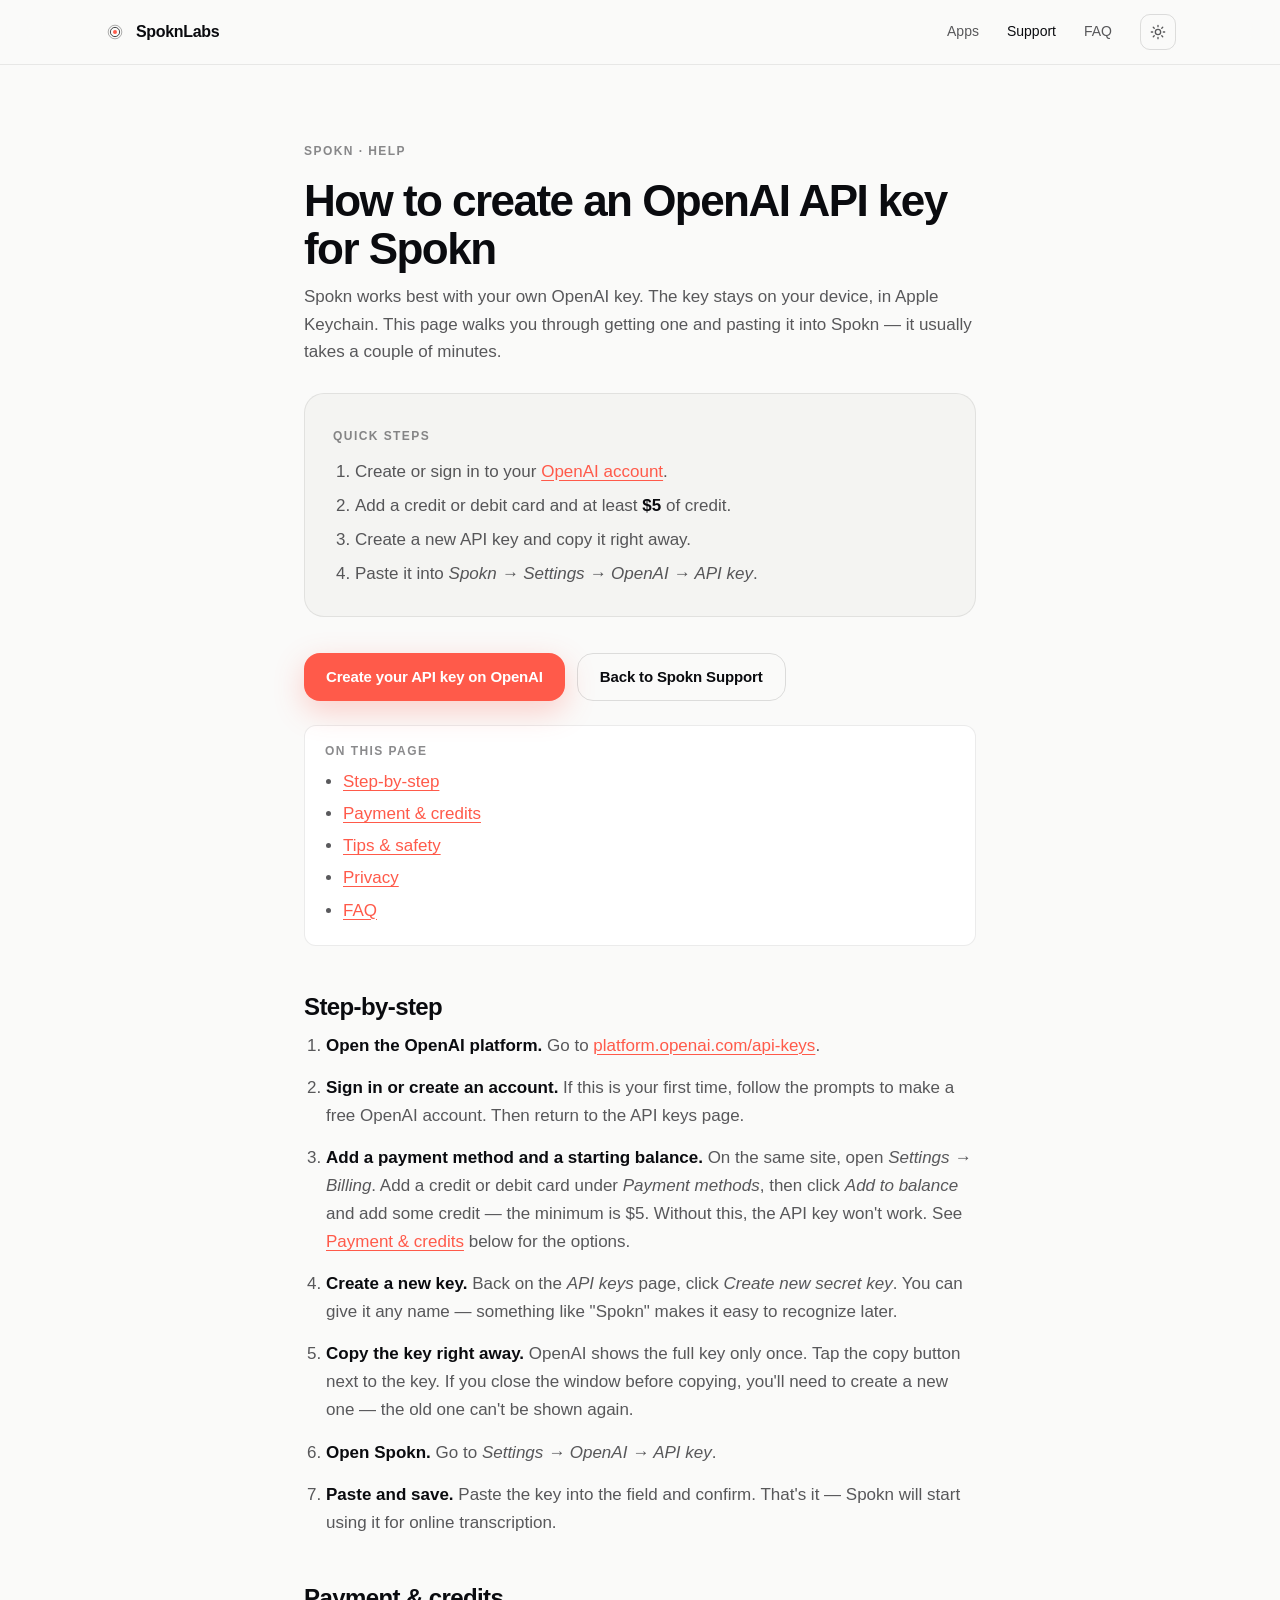
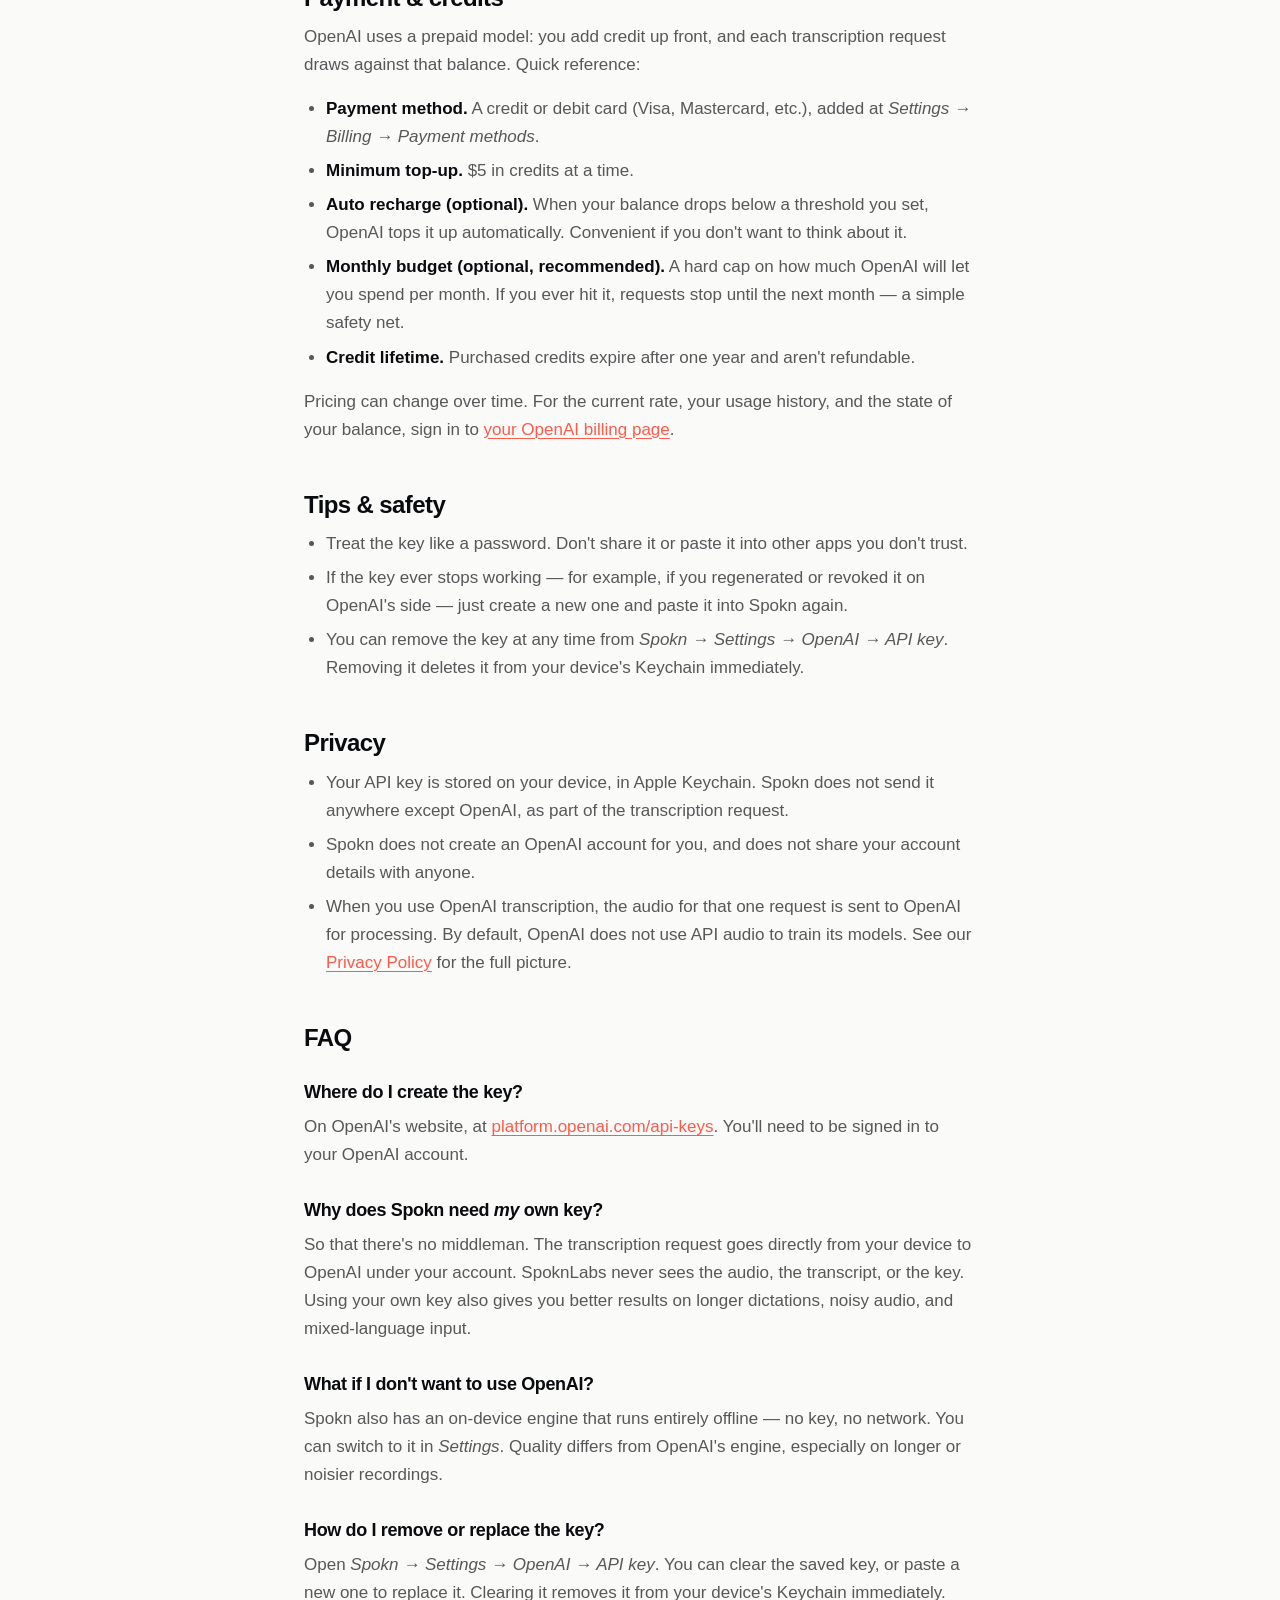
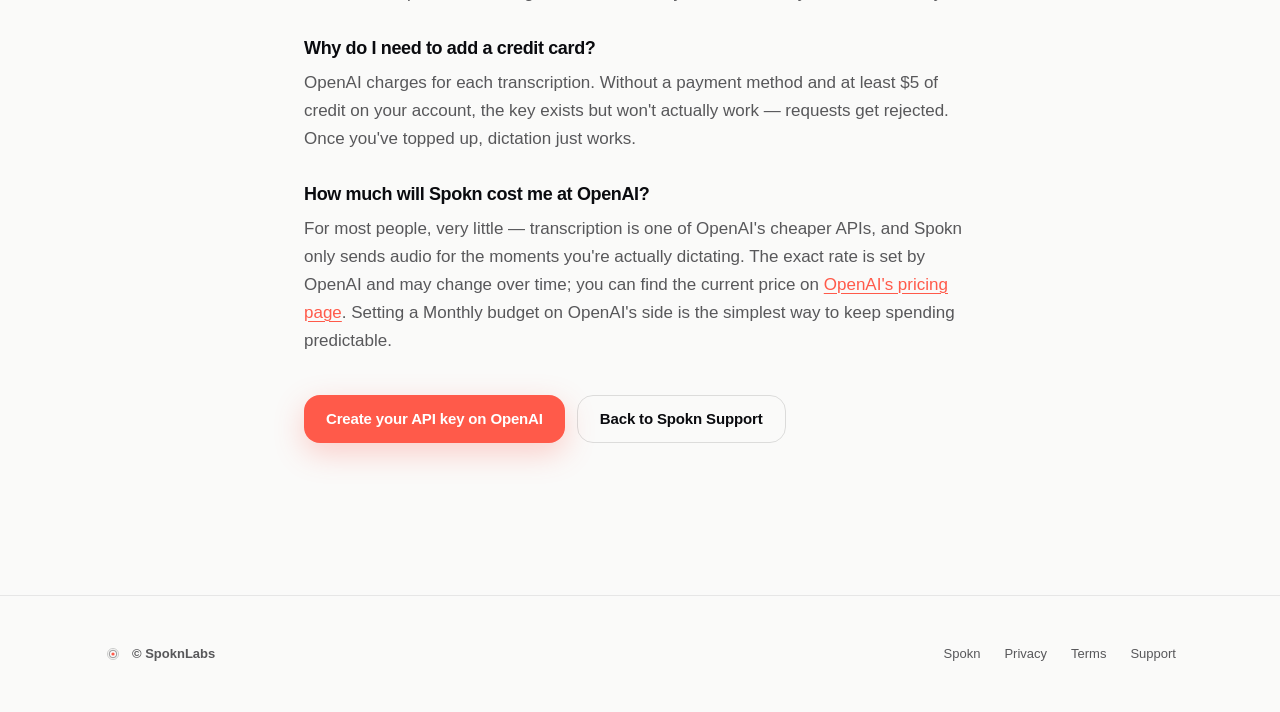
<file: support/openai-api-key/index.html>
<!doctype html>
<html lang="en">
<head>
  <meta charset="utf-8">
  <meta name="viewport" content="width=device-width, initial-scale=1, viewport-fit=cover">
  <title>How to create an OpenAI API key for Spokn — SpoknLabs</title>
  <meta name="description" content="A short, friendly walkthrough: create an OpenAI API key and paste it into Spokn. Your key stays on your device, in Apple Keychain.">
  <link rel="canonical" href="https://spoknlabs.github.io/support/openai-api-key/">
  <meta name="theme-color" content="#0A0B0F" media="(prefers-color-scheme: dark)">
  <meta name="theme-color" content="#FAFAF9" media="(prefers-color-scheme: light)">
  <meta name="robots" content="index,follow">

  <meta property="og:type" content="article">
  <meta property="og:title" content="How to create an OpenAI API key for Spokn">
  <meta property="og:description" content="A short walkthrough: create an OpenAI API key and paste it into Spokn.">
  <meta property="og:url" content="https://spoknlabs.github.io/support/openai-api-key/">
  <meta property="og:image" content="https://spoknlabs.github.io/assets/images/og-default.svg">

  <link rel="icon" type="image/svg+xml" href="/assets/images/favicon.svg">
  <link rel="apple-touch-icon" href="/assets/images/favicon.svg">
  <link rel="stylesheet" href="/assets/css/styles.css">
  <script src="/assets/js/main.js" defer></script>
</head>
<body>
  <header class="nav">
    <div class="container nav-inner">
      <a href="/" class="nav-brand" aria-label="SpoknLabs home">
        <svg class="glyph" viewBox="0 0 100 100" fill="none" aria-hidden="true">
          <circle cx="50" cy="50" r="31" stroke="currentColor" stroke-width="3" opacity="0.5"/>
          <circle cx="50" cy="50" r="21" stroke="currentColor" stroke-width="4" opacity="0.85"/>
          <circle cx="50" cy="50" r="9" fill="#FF5A4A"/>
        </svg>
        <span>SpoknLabs</span>
      </a>
      <nav class="nav-links" aria-label="Primary">
        <a href="/#apps">Apps</a>
        <a href="/support/" aria-current="page">Support</a>
        <a href="/faq/">FAQ</a>
        <button class="theme-toggle" type="button" aria-label="Toggle theme">
          <svg class="icon-dark" viewBox="0 0 24 24" fill="none" stroke="currentColor" stroke-width="2" stroke-linecap="round" stroke-linejoin="round" aria-hidden="true"><path d="M21 12.79A9 9 0 1 1 11.21 3 7 7 0 0 0 21 12.79z"/></svg>
          <svg class="icon-light" viewBox="0 0 24 24" fill="none" stroke="currentColor" stroke-width="2" stroke-linecap="round" stroke-linejoin="round" aria-hidden="true"><circle cx="12" cy="12" r="4"/><path d="M12 2v2M12 20v2M4.93 4.93l1.41 1.41M17.66 17.66l1.41 1.41M2 12h2M20 12h2M4.93 19.07l1.41-1.41M17.66 6.34l1.41-1.41"/></svg>
        </button>
      </nav>
    </div>
  </header>

  <main>
    <article class="container doc">
      <span class="eyebrow">Spokn · Help</span>
      <h1>How to create an OpenAI API key for Spokn</h1>
      <p style="color: var(--text-dim); font-size: 17px; line-height: 1.6; margin-bottom: 28px;">Spokn works best with your own OpenAI key. The key stays on your device, in Apple Keychain. This page walks you through getting one and pasting it into Spokn — it usually takes a couple of minutes.</p>

      <div class="card" style="margin: 0 0 24px; background: var(--bg-card-2);">
        <span class="eyebrow" style="display: inline-block; margin-bottom: 12px;">Quick steps</span>
        <ol style="padding-left: 22px; margin: 0; color: var(--text-dim); line-height: 1.65;">
          <li style="margin-bottom: 6px;">Create or sign in to your <a href="https://platform.openai.com/" target="_blank" rel="noopener" style="color: var(--signal); text-decoration: underline; text-underline-offset: 3px;">OpenAI account</a>.</li>
          <li style="margin-bottom: 6px;">Add a credit or debit card and at least <strong>$5</strong> of credit.</li>
          <li style="margin-bottom: 6px;">Create a new API key and copy it right away.</li>
          <li style="margin-bottom: 0;">Paste it into <em>Spokn → Settings → OpenAI → API key</em>.</li>
        </ol>
      </div>

      <div class="hero-actions" style="margin-bottom: 8px;">
        <a href="https://platform.openai.com/api-keys" target="_blank" rel="noopener" class="btn btn-primary">Create your API key on OpenAI</a>
        <a href="/support/" class="btn btn-secondary">Back to Spokn Support</a>
      </div>

      <nav class="doc-toc" aria-label="On this page">
        <span class="eyebrow">On this page</span>
        <ul>
          <li><a href="#steps">Step-by-step</a></li>
          <li><a href="#payment">Payment &amp; credits</a></li>
          <li><a href="#tips">Tips &amp; safety</a></li>
          <li><a href="#privacy">Privacy</a></li>
          <li><a href="#faq">FAQ</a></li>
        </ul>
      </nav>

      <h2 id="steps">Step-by-step</h2>
      <ol style="color: var(--text-dim); padding-left: 22px; margin-bottom: 16px; line-height: 1.65;">
        <li style="margin-bottom: 14px;"><strong>Open the OpenAI platform.</strong> Go to <a href="https://platform.openai.com/api-keys" target="_blank" rel="noopener">platform.openai.com/api-keys</a>.</li>
        <li style="margin-bottom: 14px;"><strong>Sign in or create an account.</strong> If this is your first time, follow the prompts to make a free OpenAI account. Then return to the API keys page.</li>
        <li style="margin-bottom: 14px;"><strong>Add a payment method and a starting balance.</strong> On the same site, open <em>Settings → Billing</em>. Add a credit or debit card under <em>Payment methods</em>, then click <em>Add to balance</em> and add some credit — the minimum is $5. Without this, the API key won't work. See <a href="#payment">Payment &amp; credits</a> below for the options.</li>
        <li style="margin-bottom: 14px;"><strong>Create a new key.</strong> Back on the <em>API keys</em> page, click <em>Create new secret key</em>. You can give it any name — something like "Spokn" makes it easy to recognize later.</li>
        <li style="margin-bottom: 14px;"><strong>Copy the key right away.</strong> OpenAI shows the full key only once. Tap the copy button next to the key. If you close the window before copying, you'll need to create a new one — the old one can't be shown again.</li>
        <li style="margin-bottom: 14px;"><strong>Open Spokn.</strong> Go to <em>Settings → OpenAI → API key</em>.</li>
        <li style="margin-bottom: 14px;"><strong>Paste and save.</strong> Paste the key into the field and confirm. That's it — Spokn will start using it for online transcription.</li>
      </ol>

      <h2 id="payment">Payment &amp; credits</h2>
      <p>OpenAI uses a prepaid model: you add credit up front, and each transcription request draws against that balance. Quick reference:</p>
      <ul>
        <li><strong>Payment method.</strong> A credit or debit card (Visa, Mastercard, etc.), added at <em>Settings → Billing → Payment methods</em>.</li>
        <li><strong>Minimum top-up.</strong> $5 in credits at a time.</li>
        <li><strong>Auto recharge (optional).</strong> When your balance drops below a threshold you set, OpenAI tops it up automatically. Convenient if you don't want to think about it.</li>
        <li><strong>Monthly budget (optional, recommended).</strong> A hard cap on how much OpenAI will let you spend per month. If you ever hit it, requests stop until the next month — a simple safety net.</li>
        <li><strong>Credit lifetime.</strong> Purchased credits expire after one year and aren't refundable.</li>
      </ul>
      <p>Pricing can change over time. For the current rate, your usage history, and the state of your balance, sign in to <a href="https://platform.openai.com/settings/organization/billing/overview" target="_blank" rel="noopener">your OpenAI billing page</a>.</p>

      <h2 id="tips">Tips &amp; safety</h2>
      <ul>
        <li>Treat the key like a password. Don't share it or paste it into other apps you don't trust.</li>
        <li>If the key ever stops working — for example, if you regenerated or revoked it on OpenAI's side — just create a new one and paste it into Spokn again.</li>
        <li>You can remove the key at any time from <em>Spokn → Settings → OpenAI → API key</em>. Removing it deletes it from your device's Keychain immediately.</li>
      </ul>

      <h2 id="privacy">Privacy</h2>
      <ul>
        <li>Your API key is stored on your device, in Apple Keychain. Spokn does not send it anywhere except OpenAI, as part of the transcription request.</li>
        <li>Spokn does not create an OpenAI account for you, and does not share your account details with anyone.</li>
        <li>When you use OpenAI transcription, the audio for that one request is sent to OpenAI for processing. By default, OpenAI does not use API audio to train its models. See our <a href="/privacy/">Privacy Policy</a> for the full picture.</li>
      </ul>

      <h2 id="faq">FAQ</h2>

      <h3>Where do I create the key?</h3>
      <p>On OpenAI's website, at <a href="https://platform.openai.com/api-keys" target="_blank" rel="noopener">platform.openai.com/api-keys</a>. You'll need to be signed in to your OpenAI account.</p>

      <h3>Why does Spokn need <em>my</em> own key?</h3>
      <p>So that there's no middleman. The transcription request goes directly from your device to OpenAI under your account. SpoknLabs never sees the audio, the transcript, or the key. Using your own key also gives you better results on longer dictations, noisy audio, and mixed-language input.</p>

      <h3>What if I don't want to use OpenAI?</h3>
      <p>Spokn also has an on-device engine that runs entirely offline — no key, no network. You can switch to it in <em>Settings</em>. Quality differs from OpenAI's engine, especially on longer or noisier recordings.</p>

      <h3>How do I remove or replace the key?</h3>
      <p>Open <em>Spokn → Settings → OpenAI → API key</em>. You can clear the saved key, or paste a new one to replace it. Clearing it removes it from your device's Keychain immediately.</p>

      <h3>Why do I need to add a credit card?</h3>
      <p>OpenAI charges for each transcription. Without a payment method and at least $5 of credit on your account, the key exists but won't actually work — requests get rejected. Once you've topped up, dictation just works.</p>

      <h3>How much will Spokn cost me at OpenAI?</h3>
      <p>For most people, very little — transcription is one of OpenAI's cheaper APIs, and Spokn only sends audio for the moments you're actually dictating. The exact rate is set by OpenAI and may change over time; you can find the current price on <a href="https://openai.com/api/pricing/" target="_blank" rel="noopener">OpenAI's pricing page</a>. Setting a Monthly budget on OpenAI's side is the simplest way to keep spending predictable.</p>

      <div class="hero-actions" style="margin-top: 40px;">
        <a href="https://platform.openai.com/api-keys" target="_blank" rel="noopener" class="btn btn-primary">Create your API key on OpenAI</a>
        <a href="/support/" class="btn btn-secondary">Back to Spokn Support</a>
      </div>
    </article>
  </main>

  <footer>
    <div class="container footer-inner">
      <div class="footer-brand">
        <svg class="glyph" viewBox="0 0 100 100" fill="none" aria-hidden="true">
          <circle cx="50" cy="50" r="31" stroke="currentColor" stroke-width="3" opacity="0.5"/>
          <circle cx="50" cy="50" r="21" stroke="currentColor" stroke-width="4" opacity="0.85"/>
          <circle cx="50" cy="50" r="9" fill="#FF5A4A"/>
        </svg>
        <span>© SpoknLabs</span>
      </div>
      <nav class="footer-links" aria-label="Footer">
        <a href="/apps/spokn/">Spokn</a>
        <a href="/privacy/">Privacy</a>
        <a href="/terms/">Terms</a>
        <a href="/support/" aria-current="page">Support</a>
      </nav>
    </div>
  </footer>
</body>
</html>
</file>
<file: assets/css/styles.css>
/* SpoknLabs — design language borrowed from the Spokn iOS and macOS apps.
   Dark-first, signal red accent (#FF5A4A), system fonts, continuous rounded corners. */

/* ---------- Tokens ---------- */
:root {
  --bg: #0A0B0F;
  --bg-elev: #14161C;
  --bg-card: #1A1D25;
  --bg-card-2: #212530;
  --text: #F4F4F6;
  --text-dim: rgba(244, 244, 246, 0.64);
  --text-faint: rgba(244, 244, 246, 0.40);
  --text-ghost: rgba(244, 244, 246, 0.22);
  --hair: rgba(255, 255, 255, 0.06);
  --hair-2: rgba(255, 255, 255, 0.10);

  --signal: #FF5A4A;
  --coral: #FF7A59;
  --amber: #FFB340;
  --red: #FF3B30;
  --ok: #30D158;
  --violet: #9B8CFF;
  --cyan: #5AC8FA;

  --radius-xs: 8px;
  --radius-sm: 10px;
  --radius-md: 12px;
  --radius-lg: 16px;
  --radius-xl: 20px;

  --ease-out: cubic-bezier(0.16, 1, 0.3, 1);
  --ease-in-out: cubic-bezier(0.4, 0, 0.2, 1);
  --ease-spring: cubic-bezier(0.4, 1.4, 0.3, 1);

  --shadow-card: 0 8px 28px rgba(0, 0, 0, 0.35);
  --shadow-signal: 0 10px 30px rgba(255, 90, 74, 0.27);
  --shadow-signal-lg: 0 10px 40px rgba(255, 90, 74, 0.33);

  --container: 1120px;
}

@media (prefers-color-scheme: light) {
  :root {
    --bg: #FAFAF9;
    --bg-elev: #FFFFFF;
    --bg-card: #FFFFFF;
    --bg-card-2: #F4F4F2;
    --text: #0A0B0F;
    --text-dim: rgba(10, 11, 15, 0.68);
    --text-faint: rgba(10, 11, 15, 0.48);
    --text-ghost: rgba(10, 11, 15, 0.22);
    --hair: rgba(0, 0, 0, 0.08);
    --hair-2: rgba(0, 0, 0, 0.12);
    --shadow-card: 0 8px 28px rgba(0, 0, 0, 0.06);
  }
}

[data-theme="dark"] {
  color-scheme: dark;
  --bg: #0A0B0F;
  --bg-elev: #14161C;
  --bg-card: #1A1D25;
  --bg-card-2: #212530;
  --text: #F4F4F6;
  --text-dim: rgba(244, 244, 246, 0.64);
  --text-faint: rgba(244, 244, 246, 0.40);
  --text-ghost: rgba(244, 244, 246, 0.22);
  --hair: rgba(255, 255, 255, 0.06);
  --hair-2: rgba(255, 255, 255, 0.10);
  --shadow-card: 0 8px 28px rgba(0, 0, 0, 0.35);
}

[data-theme="light"] {
  color-scheme: light;
  --bg: #FAFAF9;
  --bg-elev: #FFFFFF;
  --bg-card: #FFFFFF;
  --bg-card-2: #F4F4F2;
  --text: #0A0B0F;
  --text-dim: rgba(10, 11, 15, 0.68);
  --text-faint: rgba(10, 11, 15, 0.48);
  --text-ghost: rgba(10, 11, 15, 0.22);
  --hair: rgba(0, 0, 0, 0.08);
  --hair-2: rgba(0, 0, 0, 0.12);
  --shadow-card: 0 8px 28px rgba(0, 0, 0, 0.06);
}

/* ---------- Reset ---------- */
*, *::before, *::after { box-sizing: border-box; }
* { margin: 0; }

html {
  scroll-behavior: smooth;
  -webkit-text-size-adjust: 100%;
}

@media (prefers-reduced-motion: reduce) {
  html { scroll-behavior: auto; }
  *, *::before, *::after {
    animation-duration: 0.01ms !important;
    animation-iteration-count: 1 !important;
    transition-duration: 0.01ms !important;
  }
}

body {
  background: var(--bg);
  color: var(--text);
  font-family: -apple-system, BlinkMacSystemFont, "SF Pro Text", "SF Pro Display",
               "Helvetica Neue", Helvetica, Arial, system-ui, sans-serif;
  font-size: 17px;
  line-height: 1.55;
  -webkit-font-smoothing: antialiased;
  -moz-osx-font-smoothing: grayscale;
  text-rendering: optimizeLegibility;
  min-height: 100vh;
  overflow-x: hidden;
}

img, svg { display: block; max-width: 100%; }
a { color: inherit; text-decoration: none; }

a:focus-visible, button:focus-visible {
  outline: 2px solid var(--signal);
  outline-offset: 2px;
  border-radius: 4px;
}

button { font: inherit; background: none; border: 0; color: inherit; cursor: pointer; }

::selection { background: rgba(255, 90, 74, 0.28); color: var(--text); }

/* ---------- Typography ---------- */
h1, h2, h3, h4 {
  font-weight: 700;
  letter-spacing: -0.025em;
  line-height: 1.1;
  color: var(--text);
}

h1 { font-size: clamp(40px, 7vw, 64px); letter-spacing: -0.035em; }
h2 { font-size: clamp(28px, 4vw, 40px); }
h3 { font-size: 22px; letter-spacing: -0.02em; }
h4 { font-size: 17px; letter-spacing: -0.015em; }

.eyebrow {
  font-size: 12px;
  font-weight: 600;
  letter-spacing: 0.12em;
  text-transform: uppercase;
  color: var(--text-faint);
}

p { color: var(--text-dim); }

.wordmark {
  font-weight: 700;
  letter-spacing: -0.03em;
}
.wordmark .wordmark-dot {
  color: var(--signal);
}

/* ---------- Layout ---------- */
.container {
  width: 100%;
  max-width: var(--container);
  margin-inline: auto;
  padding-inline: 24px;
}

section { padding-block: clamp(56px, 9vw, 100px); }

/* ---------- Nav ---------- */
.nav {
  position: sticky;
  top: 0;
  z-index: 10;
  background: color-mix(in srgb, var(--bg) 78%, transparent);
  backdrop-filter: saturate(180%) blur(20px);
  -webkit-backdrop-filter: saturate(180%) blur(20px);
  border-bottom: 1px solid var(--hair);
}

.nav-inner {
  display: flex;
  align-items: center;
  justify-content: space-between;
  height: 64px;
}

.nav-brand {
  display: inline-flex;
  align-items: center;
  gap: 10px;
  font-weight: 700;
  letter-spacing: -0.02em;
  font-size: 16px;
  color: var(--text);
}

.nav-brand .glyph {
  width: 22px;
  height: 22px;
}

.nav-links {
  display: flex;
  align-items: center;
  gap: 28px;
}

.nav-links a {
  color: var(--text-dim);
  font-size: 14px;
  font-weight: 500;
  transition: color 180ms var(--ease-in-out);
}

.nav-links a:hover, .nav-links a[aria-current="page"] {
  color: var(--text);
}

.theme-toggle {
  width: 36px;
  height: 36px;
  display: inline-grid;
  place-items: center;
  border-radius: 10px;
  border: 1px solid var(--hair-2);
  color: var(--text-dim);
  transition: color 180ms var(--ease-in-out), background 180ms var(--ease-in-out);
}

.theme-toggle:hover { color: var(--text); background: var(--bg-card); }

.theme-toggle svg { width: 16px; height: 16px; }
[data-theme="dark"] .icon-light, :root:not([data-theme="light"]) .icon-light { display: none; }
[data-theme="light"] .icon-dark { display: none; }
@media (prefers-color-scheme: light) {
  :root:not([data-theme]) .icon-dark { display: none; }
  :root:not([data-theme]) .icon-light { display: inline-block; }
}

@media (max-width: 640px) {
  .nav-links { gap: 14px; }
  .nav-links a:not(.nav-cta) { display: none; }
  .download-card { padding: 24px; }
}

/* ---------- Hero ---------- */
.hero {
  position: relative;
  padding-block: clamp(72px, 14vw, 140px) clamp(48px, 8vw, 96px);
  overflow: hidden;
}

.hero-glow {
  position: absolute;
  inset: -20% -20% auto -20%;
  height: 90%;
  background: radial-gradient(
    ellipse 50% 55% at 50% 15%,
    rgba(255, 90, 74, 0.20),
    rgba(255, 90, 74, 0) 60%
  );
  pointer-events: none;
  z-index: 0;
}

@media (prefers-color-scheme: light) {
  .hero-glow {
    background: radial-gradient(
      ellipse 50% 55% at 50% 15%,
      rgba(255, 90, 74, 0.10),
      rgba(255, 90, 74, 0) 60%
    );
  }
}

[data-theme="light"] .hero-glow {
  background: radial-gradient(
    ellipse 50% 55% at 50% 15%,
    rgba(255, 90, 74, 0.10),
    rgba(255, 90, 74, 0) 60%
  );
}

.hero-inner { position: relative; z-index: 1; max-width: 860px; }

.hero .lede {
  font-size: clamp(18px, 2vw, 21px);
  color: var(--text-dim);
  margin-top: 20px;
  max-width: 640px;
  line-height: 1.55;
}

.hero-actions {
  display: flex;
  flex-wrap: wrap;
  gap: 12px;
  margin-top: 36px;
}

/* ---------- Buttons ---------- */
.btn {
  display: inline-flex;
  align-items: center;
  gap: 8px;
  height: 48px;
  padding: 0 22px;
  border-radius: var(--radius-lg);
  font-size: 15px;
  font-weight: 600;
  letter-spacing: -0.01em;
  transition: transform 180ms var(--ease-out),
              box-shadow 220ms var(--ease-out),
              background 180ms var(--ease-in-out),
              border-color 180ms var(--ease-in-out);
  white-space: nowrap;
  cursor: pointer;
}

.btn-primary {
  background: var(--signal);
  color: #fff;
  box-shadow: var(--shadow-signal);
}
.btn-primary:hover { transform: translateY(-1px); box-shadow: var(--shadow-signal-lg); }
.btn-primary:active { transform: translateY(0); }

.btn-secondary {
  background: transparent;
  color: var(--text);
  border: 1px solid var(--hair-2);
}
.btn-secondary:hover { background: var(--bg-card); border-color: var(--hair-2); }

.btn-ghost { color: var(--text-dim); padding: 0 12px; }
.btn-ghost:hover { color: var(--text); }

/* ---------- Cards ---------- */
.card {
  background: var(--bg-card);
  border: 1px solid var(--hair);
  border-radius: var(--radius-xl);
  padding: 28px;
  transition: border-color 180ms var(--ease-in-out), transform 220ms var(--ease-out);
}

.card:hover { border-color: var(--hair-2); }

.grid { display: grid; gap: 20px; }
.grid-2 { grid-template-columns: repeat(auto-fit, minmax(300px, 1fr)); }
.grid-3 { grid-template-columns: repeat(auto-fit, minmax(240px, 1fr)); }

/* ---------- App card ---------- */
.app-card {
  display: flex;
  flex-direction: column;
  gap: 20px;
  text-decoration: none;
  color: inherit;
}

.app-card:hover { transform: translateY(-2px); border-color: var(--hair-2); }

.app-head {
  display: flex;
  gap: 18px;
  align-items: center;
}

.app-icon {
  width: 56px;
  height: 56px;
  border-radius: 14px;
  display: grid;
  place-items: center;
  background: radial-gradient(
    circle at 50% 38%,
    rgba(255, 90, 74, 0.22),
    var(--bg-card-2) 72%
  );
  color: var(--signal);
  border: 1px solid var(--hair-2);
  flex-shrink: 0;
}

.app-icon svg { width: 28px; height: 28px; }

.app-card h3 { margin-bottom: 2px; }
.app-card .app-sub { font-size: 13px; color: var(--text-faint); }
.app-card p { margin-top: 4px; }

.app-meta {
  margin-top: auto;
  padding-top: 20px;
  border-top: 1px solid var(--hair);
  display: flex;
  align-items: center;
  justify-content: space-between;
  color: var(--text-faint);
  font-size: 13px;
}

.app-meta .arrow {
  color: var(--signal);
  font-weight: 600;
  transition: transform 180ms var(--ease-out);
}
.app-card:hover .arrow { transform: translateX(4px); }

.platforms { display: inline-flex; gap: 6px; }
.platforms span {
  padding: 4px 10px;
  background: var(--bg-card-2);
  border-radius: 999px;
  color: var(--text-dim);
  font-size: 11px;
  font-weight: 600;
  letter-spacing: 0.06em;
  text-transform: uppercase;
}

/* ---------- Download card ---------- */
.download-grid {
  align-items: stretch;
}

.download-card {
  display: flex;
  flex-direction: column;
  height: 100%;
  padding: 32px;
  background:
    radial-gradient(circle at top right, color-mix(in srgb, var(--signal) 16%, transparent), transparent 34%),
    var(--bg-card);
}

.download-card-copy {
  display: grid;
  gap: 10px;
  flex: 1;
}

.download-actions {
  margin-top: 24px;
}

/* ---------- Value cards ---------- */
.value-icon {
  width: 40px;
  height: 40px;
  margin-bottom: 20px;
  color: var(--signal);
  display: grid;
  place-items: center;
  border-radius: 10px;
  background: color-mix(in srgb, var(--signal) 14%, transparent);
  border: 1px solid color-mix(in srgb, var(--signal) 22%, transparent);
}
.value-icon svg { width: 20px; height: 20px; }
.value-card h3 { margin-bottom: 8px; }
.value-card p { font-size: 15px; }

/* ---------- Section head ---------- */
.section-head { margin-bottom: 40px; max-width: 640px; }
.section-head .eyebrow { margin-bottom: 14px; display: inline-block; }
.section-head h2 { margin-bottom: 12px; }
.section-head p { font-size: 17px; max-width: 560px; }

/* ---------- Docs (long-form) ---------- */
.doc {
  max-width: 720px;
  margin: 0 auto;
  padding-block: clamp(40px, 6vw, 72px);
}

.doc > .eyebrow { margin-bottom: 16px; display: inline-block; }
.doc h1 { font-size: clamp(32px, 5vw, 44px); margin-bottom: 10px; }
.doc .updated { color: var(--text-faint); font-size: 14px; margin-bottom: 40px; }

.doc h2 {
  font-size: 24px;
  margin-top: 48px;
  margin-bottom: 12px;
}
.doc h3 { font-size: 18px; margin-top: 32px; margin-bottom: 10px; }

.doc p { margin-bottom: 16px; line-height: 1.65; }

.doc ul {
  color: var(--text-dim);
  padding-left: 22px;
  margin-bottom: 16px;
  line-height: 1.65;
}
.doc ul ul { margin-top: 6px; margin-bottom: 6px; }
.doc li { margin-bottom: 6px; }

.doc a:not(.btn) {
  color: var(--signal);
  text-decoration: underline;
  text-underline-offset: 3px;
  text-decoration-thickness: 1px;
  transition: color 180ms var(--ease-in-out);
}
.doc a:not(.btn):hover { color: var(--coral); }

.doc strong { color: var(--text); font-weight: 600; }

.doc-toc {
  background: var(--bg-card);
  border: 1px solid var(--hair);
  border-radius: var(--radius-md);
  padding: 16px 20px;
  margin: 24px 0 32px;
}
.doc-toc .eyebrow { margin-bottom: 8px; display: block; }
.doc-toc ul { padding-left: 18px; margin: 0; }
.doc-toc li { margin-bottom: 4px; }
.doc-toc a { text-decoration: none; color: var(--text-dim); }
.doc-toc a:hover { color: var(--text); }

/* ---------- Contact card ---------- */
.contact-card {
  background: var(--bg-card);
  border: 1px solid var(--hair);
  border-radius: var(--radius-xl);
  padding: 28px;
  display: flex;
  flex-direction: column;
  gap: 8px;
}
.contact-card .email {
  font-size: 20px;
  font-weight: 600;
  letter-spacing: -0.02em;
  color: var(--signal);
}
.contact-card .email:hover { color: var(--coral); }

/* ---------- Feature list ---------- */
.feature-list { list-style: none; padding: 0; margin: 0; display: grid; gap: 14px; }
.feature-list li {
  display: flex;
  gap: 12px;
  align-items: flex-start;
  color: var(--text-dim);
  font-size: 15px;
  line-height: 1.55;
}
.feature-list .check {
  color: var(--signal);
  flex-shrink: 0;
  margin-top: 4px;
  width: 16px;
  height: 16px;
}

/* ---------- Pill ---------- */
.pill {
  display: inline-flex;
  align-items: center;
  gap: 8px;
  padding: 6px 14px;
  background: var(--bg-card);
  border: 1px solid var(--hair-2);
  border-radius: 999px;
  font-size: 12px;
  font-weight: 500;
  color: var(--text-dim);
  letter-spacing: 0.02em;
}
.pill .pill-dot {
  width: 6px;
  height: 6px;
  background: var(--ok);
  border-radius: 50%;
  box-shadow: 0 0 10px var(--ok);
}

/* ---------- FAQ ---------- */
.faq-list { display: grid; gap: 12px; }
.faq-item {
  background: var(--bg-card);
  border: 1px solid var(--hair);
  border-radius: var(--radius-md);
  overflow: hidden;
  transition: border-color 180ms var(--ease-in-out);
}
.faq-item:hover { border-color: var(--hair-2); }
.faq-item[open] { border-color: var(--hair-2); }
.faq-item summary {
  padding: 18px 22px;
  font-weight: 600;
  font-size: 16px;
  cursor: pointer;
  list-style: none;
  display: flex;
  justify-content: space-between;
  align-items: center;
  gap: 16px;
}
.faq-item summary::-webkit-details-marker { display: none; }
.faq-item summary::after {
  content: "+";
  color: var(--signal);
  font-size: 20px;
  font-weight: 400;
  transition: transform 200ms var(--ease-out);
  width: 20px;
  text-align: center;
  line-height: 1;
}
.faq-item[open] summary::after { content: "−"; }
.faq-item .faq-body {
  padding: 0 22px 20px;
  color: var(--text-dim);
  line-height: 1.65;
}

/* ---------- 404 ---------- */
.notfound {
  min-height: 70vh;
  display: grid;
  place-items: center;
  text-align: center;
  padding: 40px 24px;
}
.notfound .code {
  font-family: ui-monospace, SFMono-Regular, "SF Mono", Menlo, monospace;
  color: var(--signal);
  font-size: 14px;
  letter-spacing: 0.12em;
  margin-bottom: 14px;
}
.notfound h1 { margin-bottom: 12px; }
.notfound p { max-width: 440px; margin-inline: auto; }

/* ---------- Footer ---------- */
footer {
  border-top: 1px solid var(--hair);
  padding-block: 48px;
  margin-top: 80px;
}

.footer-inner {
  display: flex;
  flex-wrap: wrap;
  gap: 20px 40px;
  align-items: center;
  justify-content: space-between;
  color: var(--text-faint);
  font-size: 13px;
}

.footer-brand {
  display: inline-flex;
  align-items: center;
  gap: 10px;
  color: var(--text-dim);
  font-weight: 600;
}
.footer-brand .glyph { width: 18px; height: 18px; }

.footer-links {
  display: flex;
  flex-wrap: wrap;
  gap: 24px;
}
.footer-links a { color: var(--text-dim); transition: color 180ms var(--ease-in-out); }
.footer-links a:hover { color: var(--text); }

/* ---------- Liquid dot (signature motion) ---------- */
@keyframes liquid-pulse {
  0%, 100% { transform: scale(1); border-radius: 50%; }
  40% { transform: scale(1.15); border-radius: 36% 64% 58% 42% / 52% 44% 56% 48%; }
  70% { transform: scale(0.95); border-radius: 60% 40% 45% 55% / 48% 58% 42% 52%; }
}

.liquid-dot {
  width: 12px;
  height: 12px;
  background: var(--signal);
  border-radius: 50%;
  animation: liquid-pulse 3.2s var(--ease-in-out) infinite;
  box-shadow: 0 0 20px rgba(255, 90, 74, 0.5);
}

/* ---------- Utility ---------- */
.text-signal { color: var(--signal); }
.mt-24 { margin-top: 24px; }
.mt-40 { margin-top: 40px; }
</file>
